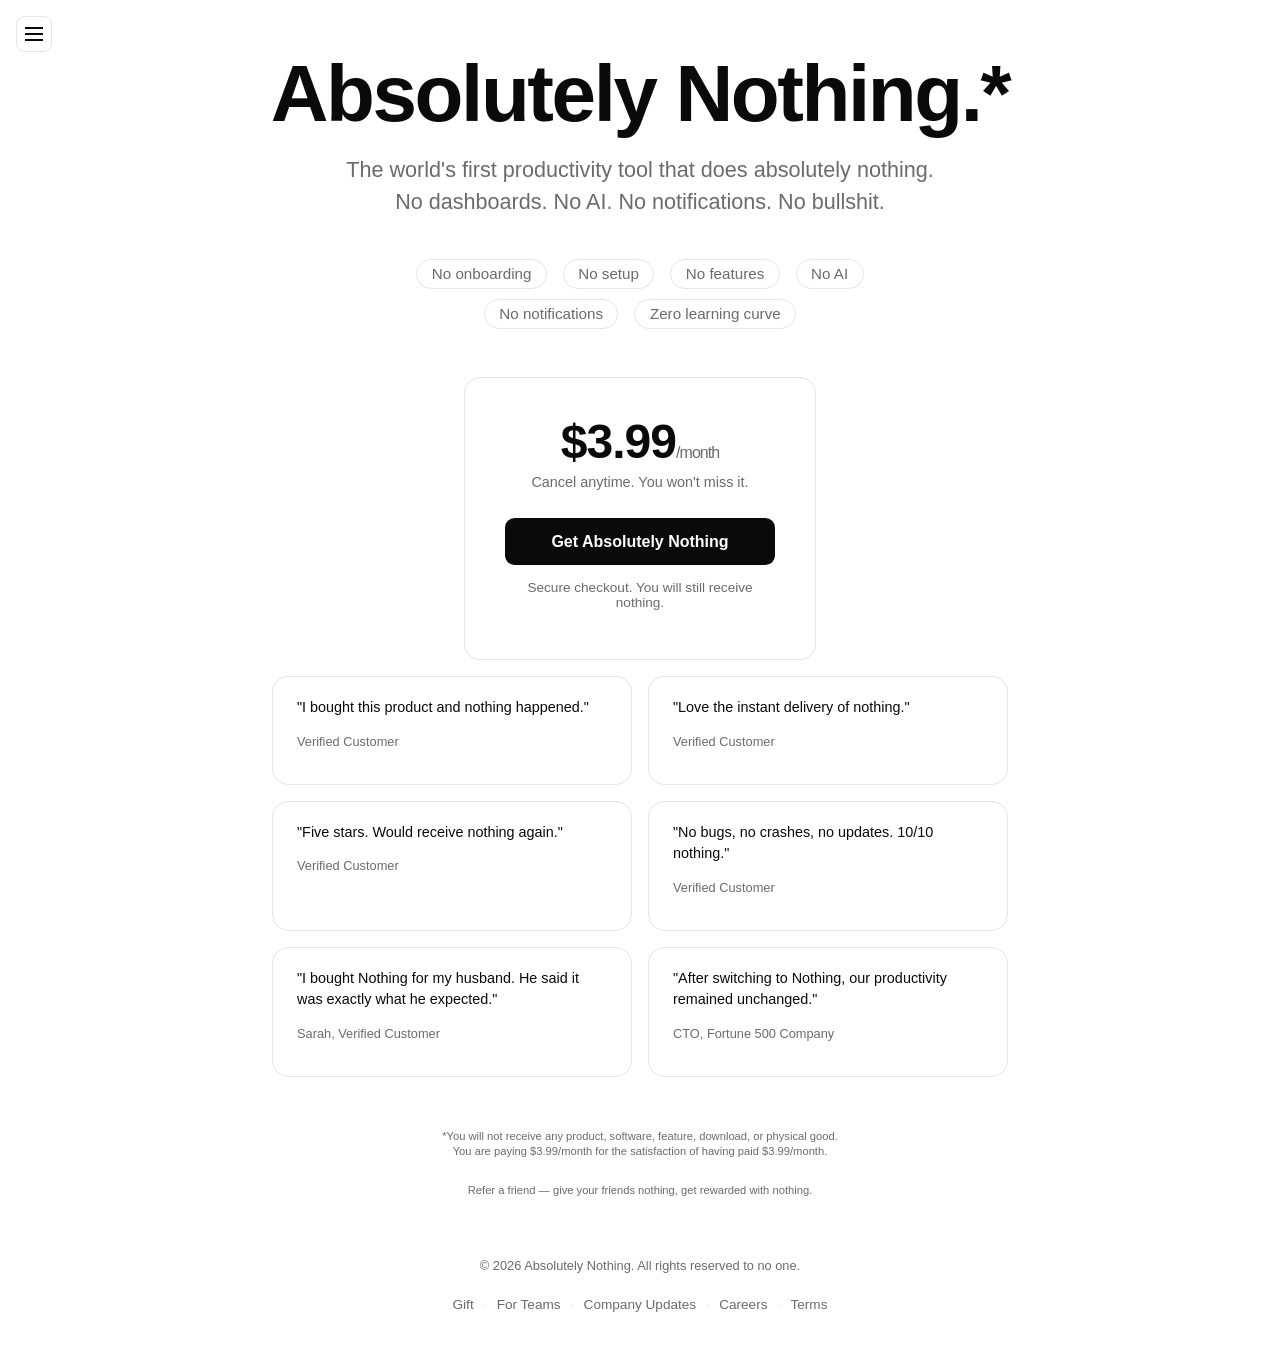
<file: index.html>
<!doctype html>
<html lang="en">
<head>
<meta charset="utf-8">
<meta name="viewport" content="width=device-width, initial-scale=1">
<title>Absolutely Nothing</title>
<meta name="description" content="The world's first productivity tool that does absolutely nothing. No dashboards. No AI. No notifications. No bullshit. $3.99/month.">
<link rel="stylesheet" href="assets/style.css">
</head>
<body>
    <button class="menu-btn" id="menu-btn" type="button" aria-expanded="false" aria-controls="site-menu" aria-label="Open menu">
    <span class="bar"></span><span class="bar"></span><span class="bar"></span>
  </button>

  <div class="menu-backdrop" id="menu-backdrop" hidden></div>
  <nav class="site-menu" id="site-menu" aria-label="Site menu" aria-hidden="true">
    <ul class="site-menu-list">
      <li><a href="gift.html">Gift</a></li>
      <li><a href="teams.html">For Teams</a></li>
      <li><a href="updates.html">Company Updates</a></li>
      <li><a href="careers.html">Careers</a></li>
    </ul>
  </nav>
  <h1>Absolutely Nothing.*</h1>
  <p class="tagline">
    The world's first productivity tool that does absolutely nothing.<br>
    No dashboards. No AI. No notifications. No bullshit.
  </p>
  <ul class="features">
    <li>No onboarding</li>
    <li>No setup</li>
    <li>No features</li>
    <li>No AI</li>
    <li>No notifications</li>
    <li>Zero learning curve</li>
  </ul>
  <div class="price-card">
    <p class="price">$3.99<span>/month</span></p>
    <p class="price-sub">Cancel anytime. You won't miss it.</p>
    <a class="cta" href="https://buy.stripe.com/7sYbJ186n8EK91beWa9k400?client_reference_id=ddtripp">Get Absolutely Nothing</a>
    <p class="status" id="status">Secure checkout. You will still receive nothing.</p>
  </div>

  <ul class="testimonials">
    <li>
      <p class="quote">"I bought this product and nothing happened."</p>
      <p class="attribution">Verified Customer</p>
    </li>
    <li>
      <p class="quote">"Love the instant delivery of nothing."</p>
      <p class="attribution">Verified Customer</p>
    </li>
    <li>
      <p class="quote">"Five stars. Would receive nothing again."</p>
      <p class="attribution">Verified Customer</p>
    </li>
    <li>
      <p class="quote">"No bugs, no crashes, no updates. 10/10 nothing."</p>
      <p class="attribution">Verified Customer</p>
    </li>
    <li>
      <p class="quote">"I bought Nothing for my husband. He said it was exactly what he expected."</p>
      <p class="attribution">Sarah, Verified Customer</p>
    </li>
    <li>
      <p class="quote">"After switching to Nothing, our productivity remained unchanged."</p>
      <p class="attribution">CTO, Fortune 500 Company</p>
    </li>
  </ul>

  <p class="footnote">*You will not receive any product, software, feature, download, or physical good. You are paying $3.99/month for the satisfaction of having paid $3.99/month.</p>
  <p class="footnote">Refer a friend — give your friends nothing, get rewarded with nothing.</p>
  <footer>
    © 2026 Absolutely Nothing. All rights reserved to no one.
    <nav class="site-nav">
      <a href="gift.html">Gift</a><span class="sep">·</span><a href="teams.html">For Teams</a><span class="sep">·</span><a href="updates.html">Company Updates</a><span class="sep">·</span><a href="careers.html">Careers</a><span class="sep">·</span><a href="terms.html">Terms</a>
    </nav>
  </footer>

  <script>
    (function () {
      var btn = document.getElementById('menu-btn');
      var backdrop = document.getElementById('menu-backdrop');
      var menu = document.getElementById('site-menu');
      var hideTimer;
      function openMenu() {
        clearTimeout(hideTimer);
        backdrop.hidden = false;
        requestAnimationFrame(function () {
          menu.classList.add('open');
          backdrop.classList.add('open');
        });
        btn.setAttribute('aria-expanded', 'true');
        menu.setAttribute('aria-hidden', 'false');
        document.body.style.overflow = 'hidden';
      }
      function closeMenu() {
        menu.classList.remove('open');
        backdrop.classList.remove('open');
        btn.setAttribute('aria-expanded', 'false');
        menu.setAttribute('aria-hidden', 'true');
        document.body.style.overflow = '';
        hideTimer = setTimeout(function () { backdrop.hidden = true; }, 250);
      }
      function toggleMenu() {
        if (menu.classList.contains('open')) closeMenu(); else openMenu();
      }
      btn.addEventListener('click', toggleMenu);
      backdrop.addEventListener('click', closeMenu);
      document.addEventListener('keydown', function (e) {
        if (e.key === 'Escape' && menu.classList.contains('open')) closeMenu();
      });
    })();
  </script>
  <script src="assets/ref.js"></script>
</body>
</html>
</file>
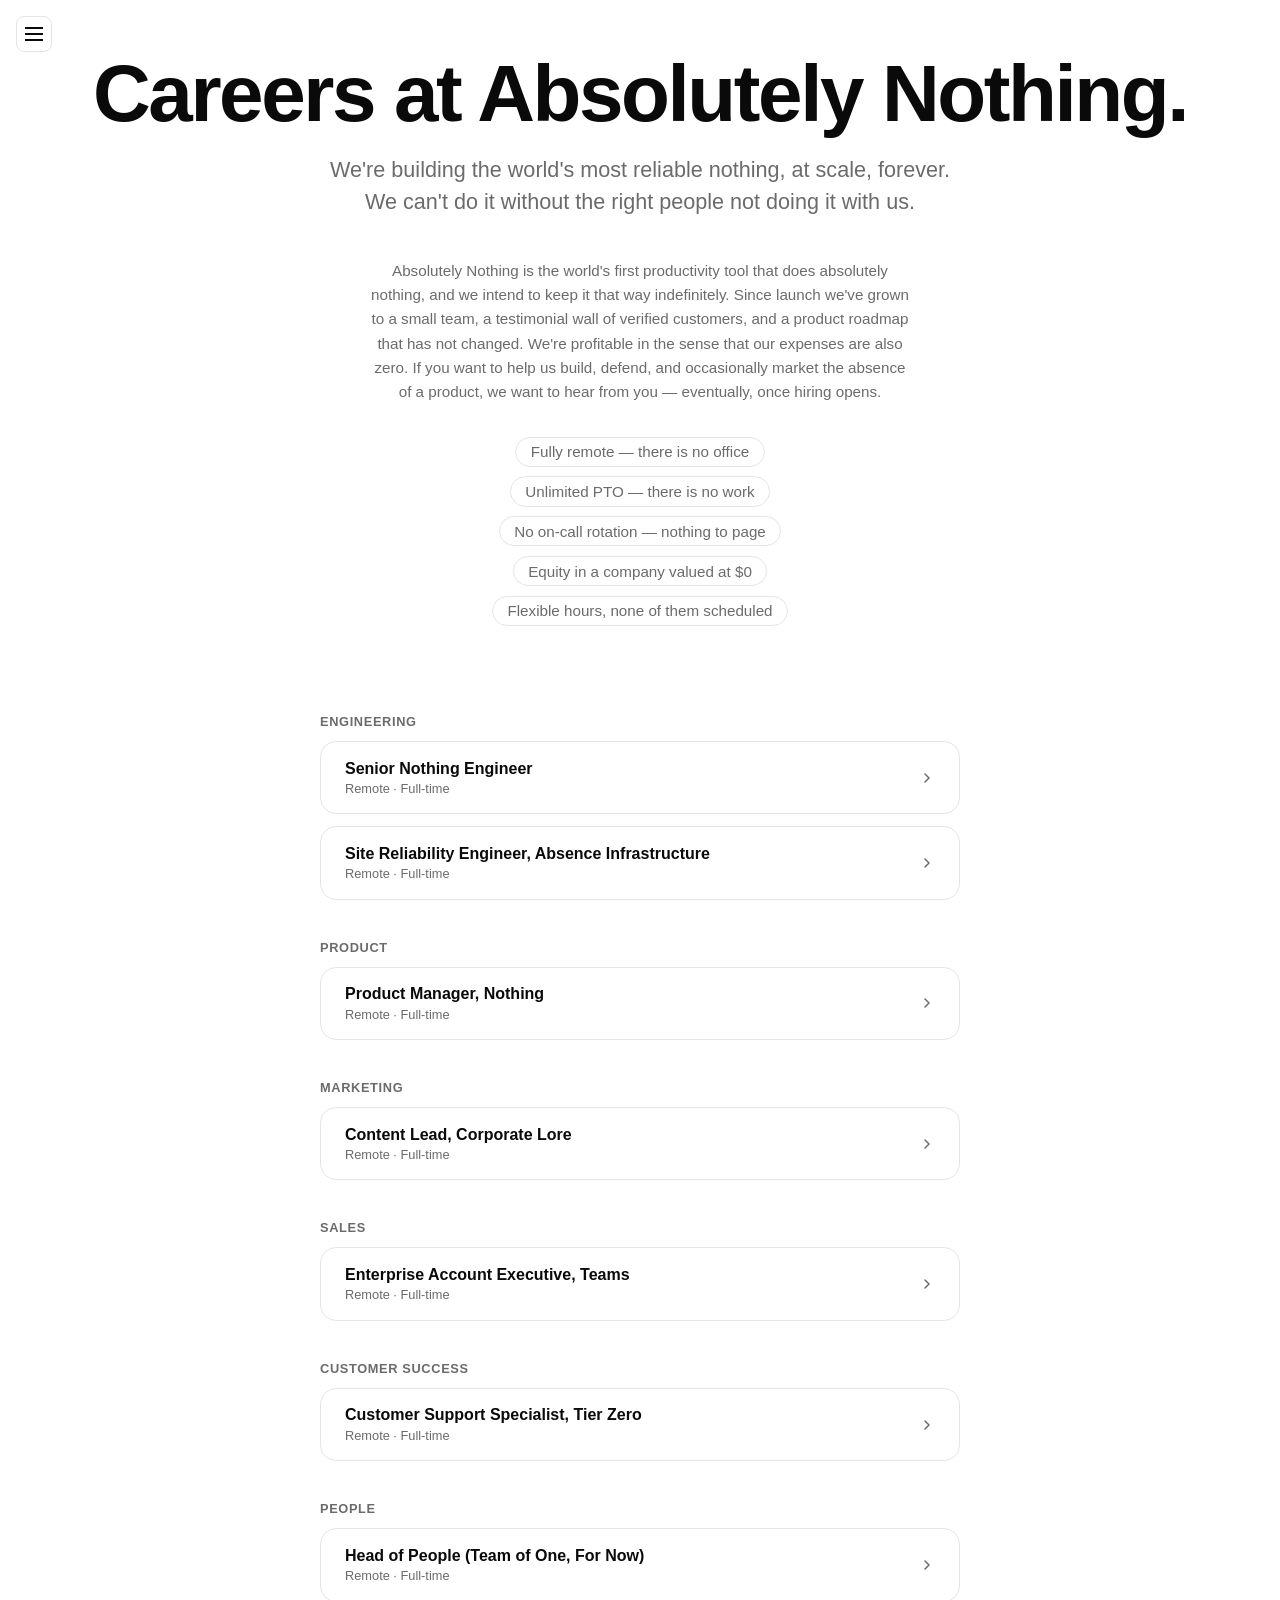
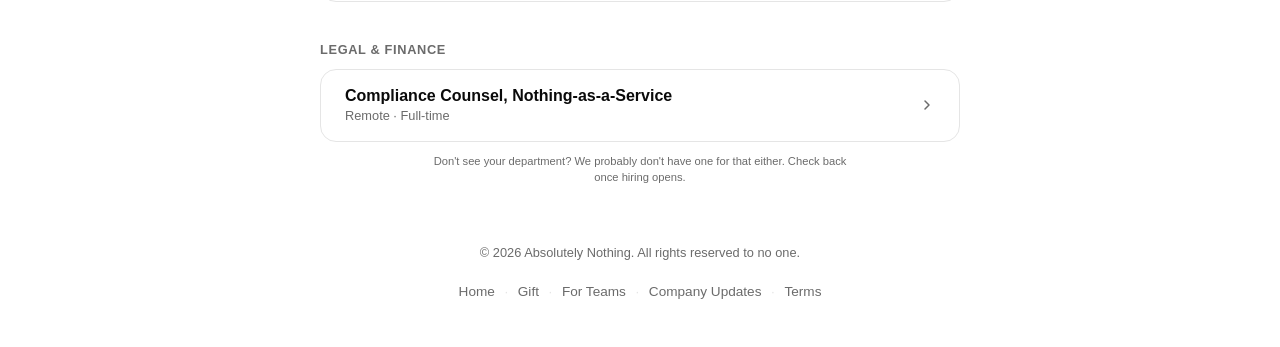
<file: careers.html>
<!doctype html>
<html lang="en">
<head>
<meta charset="utf-8">
<meta name="viewport" content="width=device-width, initial-scale=1">
<title>Careers at Absolutely Nothing</title>
<meta name="description" content="Open roles in Engineering, Product, Marketing, Sales, Customer Success, People, and Legal — building and maintaining the world's most reliable nothing.">
<link rel="stylesheet" href="assets/style.css">
</head>
<body>
    <button class="menu-btn" id="menu-btn" type="button" aria-expanded="false" aria-controls="site-menu" aria-label="Open menu">
    <span class="bar"></span><span class="bar"></span><span class="bar"></span>
  </button>

  <div class="menu-backdrop" id="menu-backdrop" hidden></div>
  <nav class="site-menu" id="site-menu" aria-label="Site menu" aria-hidden="true">
    <ul class="site-menu-list">
      <li><a href="index.html">Home</a></li>
      <li><a href="gift.html">Gift</a></li>
      <li><a href="teams.html">For Teams</a></li>
      <li><a href="updates.html">Company Updates</a></li>
    </ul>
  </nav>
  <h1>Careers at Absolutely Nothing.</h1>
  <p class="tagline">
    We're building the world's most reliable nothing, at scale, forever.<br>
    We can't do it without the right people not doing it with us.
  </p>

  <p class="about-copy">
    Absolutely Nothing is the world's first productivity tool that does
    absolutely nothing, and we intend to keep it that way indefinitely.
    Since launch we've grown to a small team, a testimonial wall of
    verified customers, and a product roadmap that has not changed. We're
    profitable in the sense that our expenses are also zero. If you want
    to help us build, defend, and occasionally market the absence of a
    product, we want to hear from you — eventually, once hiring opens.
  </p>

  <ul class="features">
    <li>Fully remote — there is no office</li>
    <li>Unlimited PTO — there is no work</li>
    <li>No on-call rotation — nothing to page</li>
    <li>Equity in a company valued at $0</li>
    <li>Flexible hours, none of them scheduled</li>
  </ul>

  <h2 class="dept-heading">Engineering</h2>
  <ul class="jobs">
    <li><a class="job" href="careers/senior-nothing-engineer.html">
      <span class="job-heading">
        <span class="job-title">Senior Nothing Engineer</span>
        <span class="job-meta">Remote · Full-time</span>
      </span>
      <svg class="chevron" width="16" height="16" viewBox="0 0 16 16" fill="none" aria-hidden="true"><path d="M6 4l4 4-4 4" stroke="currentColor" stroke-width="1.5" stroke-linecap="round" stroke-linejoin="round"/></svg>
    </a></li>
    <li><a class="job" href="careers/site-reliability-engineer.html">
      <span class="job-heading">
        <span class="job-title">Site Reliability Engineer, Absence Infrastructure</span>
        <span class="job-meta">Remote · Full-time</span>
      </span>
      <svg class="chevron" width="16" height="16" viewBox="0 0 16 16" fill="none" aria-hidden="true"><path d="M6 4l4 4-4 4" stroke="currentColor" stroke-width="1.5" stroke-linecap="round" stroke-linejoin="round"/></svg>
    </a></li>
  </ul>

  <h2 class="dept-heading">Product</h2>
  <ul class="jobs">
    <li><a class="job" href="careers/product-manager.html">
      <span class="job-heading">
        <span class="job-title">Product Manager, Nothing</span>
        <span class="job-meta">Remote · Full-time</span>
      </span>
      <svg class="chevron" width="16" height="16" viewBox="0 0 16 16" fill="none" aria-hidden="true"><path d="M6 4l4 4-4 4" stroke="currentColor" stroke-width="1.5" stroke-linecap="round" stroke-linejoin="round"/></svg>
    </a></li>
  </ul>

  <h2 class="dept-heading">Marketing</h2>
  <ul class="jobs">
    <li><a class="job" href="careers/content-lead.html">
      <span class="job-heading">
        <span class="job-title">Content Lead, Corporate Lore</span>
        <span class="job-meta">Remote · Full-time</span>
      </span>
      <svg class="chevron" width="16" height="16" viewBox="0 0 16 16" fill="none" aria-hidden="true"><path d="M6 4l4 4-4 4" stroke="currentColor" stroke-width="1.5" stroke-linecap="round" stroke-linejoin="round"/></svg>
    </a></li>
  </ul>

  <h2 class="dept-heading">Sales</h2>
  <ul class="jobs">
    <li><a class="job" href="careers/account-executive.html">
      <span class="job-heading">
        <span class="job-title">Enterprise Account Executive, Teams</span>
        <span class="job-meta">Remote · Full-time</span>
      </span>
      <svg class="chevron" width="16" height="16" viewBox="0 0 16 16" fill="none" aria-hidden="true"><path d="M6 4l4 4-4 4" stroke="currentColor" stroke-width="1.5" stroke-linecap="round" stroke-linejoin="round"/></svg>
    </a></li>
  </ul>

  <h2 class="dept-heading">Customer Success</h2>
  <ul class="jobs">
    <li><a class="job" href="careers/support-specialist.html">
      <span class="job-heading">
        <span class="job-title">Customer Support Specialist, Tier Zero</span>
        <span class="job-meta">Remote · Full-time</span>
      </span>
      <svg class="chevron" width="16" height="16" viewBox="0 0 16 16" fill="none" aria-hidden="true"><path d="M6 4l4 4-4 4" stroke="currentColor" stroke-width="1.5" stroke-linecap="round" stroke-linejoin="round"/></svg>
    </a></li>
  </ul>

  <h2 class="dept-heading">People</h2>
  <ul class="jobs">
    <li><a class="job" href="careers/head-of-people.html">
      <span class="job-heading">
        <span class="job-title">Head of People (Team of One, For Now)</span>
        <span class="job-meta">Remote · Full-time</span>
      </span>
      <svg class="chevron" width="16" height="16" viewBox="0 0 16 16" fill="none" aria-hidden="true"><path d="M6 4l4 4-4 4" stroke="currentColor" stroke-width="1.5" stroke-linecap="round" stroke-linejoin="round"/></svg>
    </a></li>
  </ul>

  <h2 class="dept-heading">Legal &amp; Finance</h2>
  <ul class="jobs">
    <li><a class="job" href="careers/compliance-counsel.html">
      <span class="job-heading">
        <span class="job-title">Compliance Counsel, Nothing-as-a-Service</span>
        <span class="job-meta">Remote · Full-time</span>
      </span>
      <svg class="chevron" width="16" height="16" viewBox="0 0 16 16" fill="none" aria-hidden="true"><path d="M6 4l4 4-4 4" stroke="currentColor" stroke-width="1.5" stroke-linecap="round" stroke-linejoin="round"/></svg>
    </a></li>
  </ul>

  <p class="footnote">Don't see your department? We probably don't have one for that either. Check back once hiring opens.</p>
  <footer>
    © 2026 Absolutely Nothing. All rights reserved to no one.
    <nav class="site-nav">
      <a href="index.html">Home</a><span class="sep">·</span><a href="gift.html">Gift</a><span class="sep">·</span><a href="teams.html">For Teams</a><span class="sep">·</span><a href="updates.html">Company Updates</a><span class="sep">·</span><a href="terms.html">Terms</a>
    </nav>
  </footer>
  <script>
    (function () {
      var btn = document.getElementById('menu-btn');
      var backdrop = document.getElementById('menu-backdrop');
      var menu = document.getElementById('site-menu');
      var hideTimer;
      function openMenu() {
        clearTimeout(hideTimer);
        backdrop.hidden = false;
        requestAnimationFrame(function () {
          menu.classList.add('open');
          backdrop.classList.add('open');
        });
        btn.setAttribute('aria-expanded', 'true');
        menu.setAttribute('aria-hidden', 'false');
        document.body.style.overflow = 'hidden';
      }
      function closeMenu() {
        menu.classList.remove('open');
        backdrop.classList.remove('open');
        btn.setAttribute('aria-expanded', 'false');
        menu.setAttribute('aria-hidden', 'true');
        document.body.style.overflow = '';
        hideTimer = setTimeout(function () { backdrop.hidden = true; }, 250);
      }
      function toggleMenu() {
        if (menu.classList.contains('open')) closeMenu(); else openMenu();
      }
      btn.addEventListener('click', toggleMenu);
      backdrop.addEventListener('click', closeMenu);
      document.addEventListener('keydown', function (e) {
        if (e.key === 'Escape' && menu.classList.contains('open')) closeMenu();
      });
    })();
  </script>
</body>
</html>
</file>
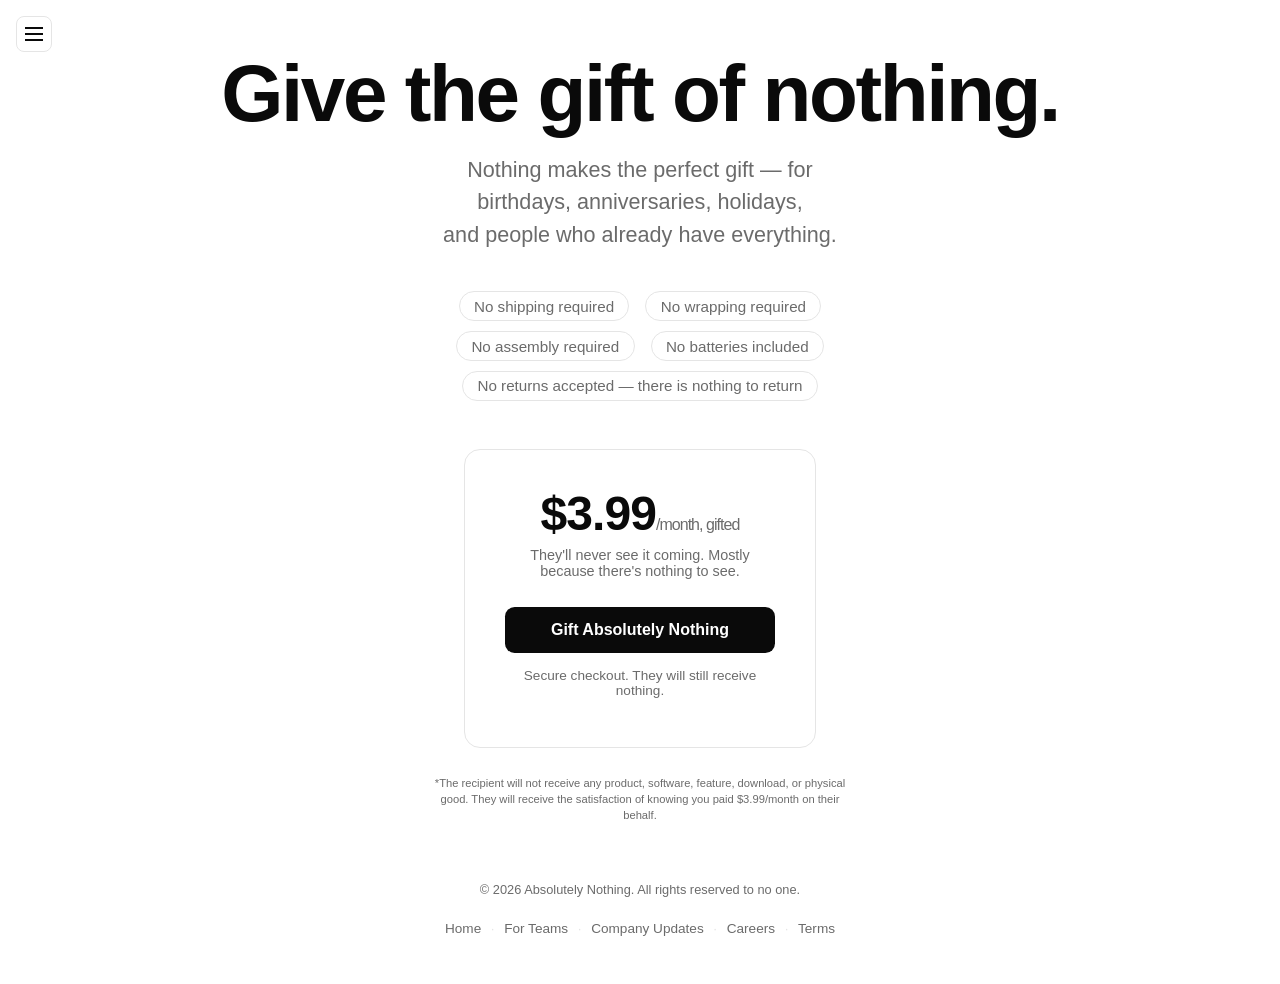
<file: gift.html>
<!doctype html>
<html lang="en">
<head>
<meta charset="utf-8">
<meta name="viewport" content="width=device-width, initial-scale=1">
<title>Give the Gift of Nothing</title>
<meta name="description" content="Nothing makes the perfect gift. No shipping, no wrapping, no assembly, no batteries, no returns.">
<link rel="stylesheet" href="assets/style.css">
</head>
<body>
    <button class="menu-btn" id="menu-btn" type="button" aria-expanded="false" aria-controls="site-menu" aria-label="Open menu">
    <span class="bar"></span><span class="bar"></span><span class="bar"></span>
  </button>

  <div class="menu-backdrop" id="menu-backdrop" hidden></div>
  <nav class="site-menu" id="site-menu" aria-label="Site menu" aria-hidden="true">
    <ul class="site-menu-list">
      <li><a href="index.html">Home</a></li>
      <li><a href="teams.html">For Teams</a></li>
      <li><a href="updates.html">Company Updates</a></li>
      <li><a href="careers.html">Careers</a></li>
    </ul>
  </nav>
  <h1>Give the gift of nothing.</h1>
  <p class="tagline">
    Nothing makes the perfect gift — for birthdays, anniversaries, holidays,<br>
    and people who already have everything.
  </p>
  <ul class="features">
    <li>No shipping required</li>
    <li>No wrapping required</li>
    <li>No assembly required</li>
    <li>No batteries included</li>
    <li>No returns accepted — there is nothing to return</li>
  </ul>
  <div class="price-card">
    <p class="price">$3.99<span>/month, gifted</span></p>
    <p class="price-sub">They'll never see it coming. Mostly because there's nothing to see.</p>
    <a class="cta" href="https://buy.stripe.com/7sYbJ186n8EK91beWa9k400?client_reference_id=ddtripp">Gift Absolutely Nothing</a>
    <p class="status" id="status">Secure checkout. They will still receive nothing.</p>
  </div>

  <p class="footnote">*The recipient will not receive any product, software, feature, download, or physical good. They will receive the satisfaction of knowing you paid $3.99/month on their behalf.</p>
  <footer>
    © 2026 Absolutely Nothing. All rights reserved to no one.
    <nav class="site-nav">
      <a href="index.html">Home</a><span class="sep">·</span><a href="teams.html">For Teams</a><span class="sep">·</span><a href="updates.html">Company Updates</a><span class="sep">·</span><a href="careers.html">Careers</a><span class="sep">·</span><a href="terms.html">Terms</a>
    </nav>
  </footer>

  <script>
    (function () {
      var btn = document.getElementById('menu-btn');
      var backdrop = document.getElementById('menu-backdrop');
      var menu = document.getElementById('site-menu');
      var hideTimer;
      function openMenu() {
        clearTimeout(hideTimer);
        backdrop.hidden = false;
        requestAnimationFrame(function () {
          menu.classList.add('open');
          backdrop.classList.add('open');
        });
        btn.setAttribute('aria-expanded', 'true');
        menu.setAttribute('aria-hidden', 'false');
        document.body.style.overflow = 'hidden';
      }
      function closeMenu() {
        menu.classList.remove('open');
        backdrop.classList.remove('open');
        btn.setAttribute('aria-expanded', 'false');
        menu.setAttribute('aria-hidden', 'true');
        document.body.style.overflow = '';
        hideTimer = setTimeout(function () { backdrop.hidden = true; }, 250);
      }
      function toggleMenu() {
        if (menu.classList.contains('open')) closeMenu(); else openMenu();
      }
      btn.addEventListener('click', toggleMenu);
      backdrop.addEventListener('click', closeMenu);
      document.addEventListener('keydown', function (e) {
        if (e.key === 'Escape' && menu.classList.contains('open')) closeMenu();
      });
    })();
  </script>
  <script src="assets/ref.js"></script>
</body>
</html>
</file>
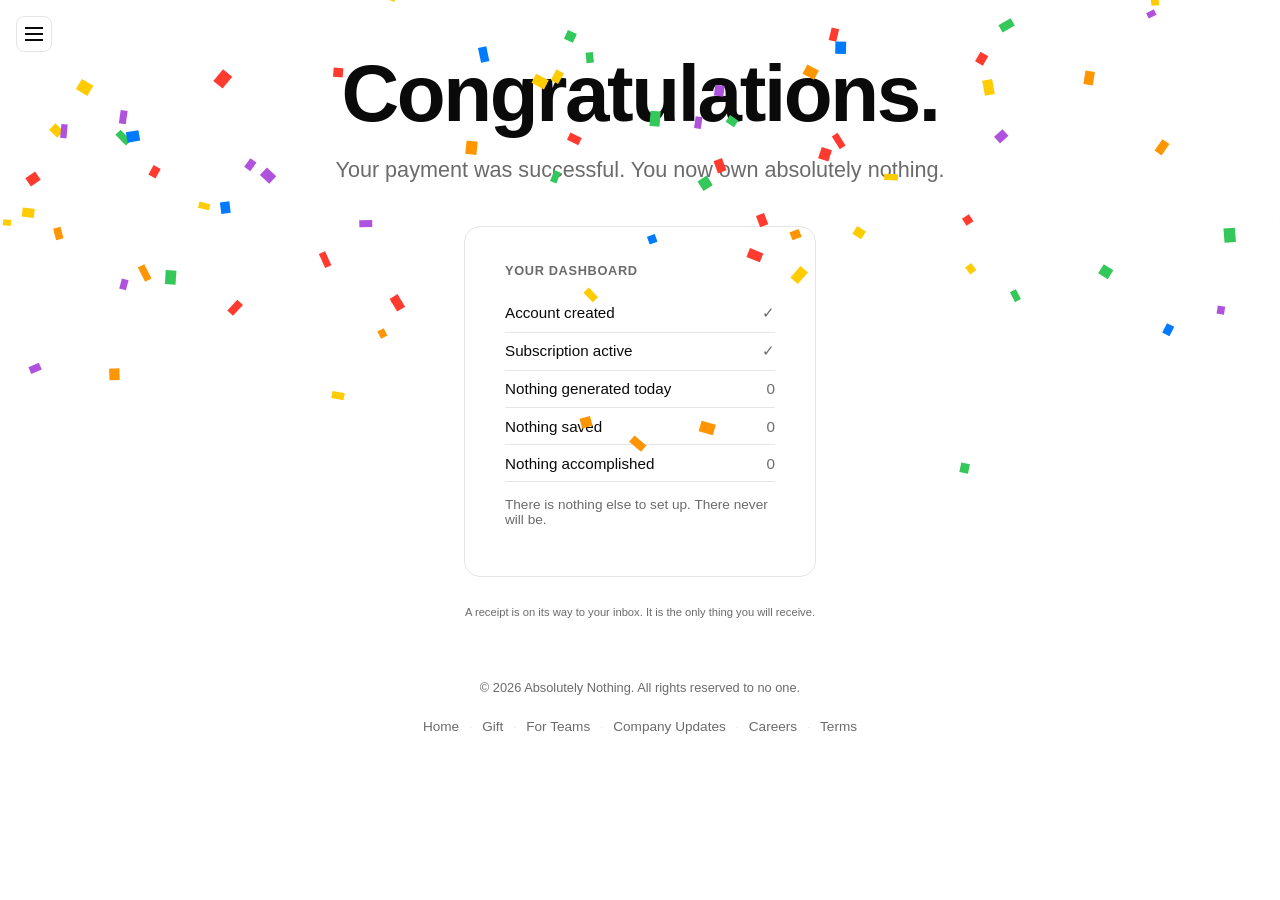
<file: success.html>
<!doctype html>
<html lang="en">
<head>
<meta charset="utf-8">
<meta name="viewport" content="width=device-width, initial-scale=1">
<title>Welcome to Nothing</title>
<meta name="robots" content="noindex">
<link rel="stylesheet" href="assets/style.css">
</head>
<body>
    <button class="menu-btn" id="menu-btn" type="button" aria-expanded="false" aria-controls="site-menu" aria-label="Open menu">
    <span class="bar"></span><span class="bar"></span><span class="bar"></span>
  </button>

  <div class="menu-backdrop" id="menu-backdrop" hidden></div>
  <nav class="site-menu" id="site-menu" aria-label="Site menu" aria-hidden="true">
    <ul class="site-menu-list">
      <li><a href="index.html">Home</a></li>
      <li><a href="gift.html">Gift</a></li>
      <li><a href="teams.html">For Teams</a></li>
      <li><a href="updates.html">Company Updates</a></li>
      <li><a href="careers.html">Careers</a></li>
    </ul>
  </nav>
  <canvas class="confetti" id="confetti" aria-hidden="true"></canvas>
  <h1>Congratulations.</h1>
  <p class="tagline">Your payment was successful. You now own absolutely nothing.</p>

  <div class="price-card dashboard">
    <h2>Your dashboard</h2>
    <ul>
      <li><span>Account created</span><span>✓</span></li>
      <li><span>Subscription active</span><span>✓</span></li>
      <li><span>Nothing generated today</span><span>0</span></li>
      <li><span>Nothing saved</span><span>0</span></li>
      <li><span>Nothing accomplished</span><span>0</span></li>
    </ul>
    <p class="status">There is nothing else to set up. There never will be.</p>
  </div>

  <p class="footnote">A receipt is on its way to your inbox. It is the only thing you will receive.</p>
  <footer>
    © 2026 Absolutely Nothing. All rights reserved to no one.
    <nav class="site-nav">
      <a href="index.html">Home</a><span class="sep">·</span><a href="gift.html">Gift</a><span class="sep">·</span><a href="teams.html">For Teams</a><span class="sep">·</span><a href="updates.html">Company Updates</a><span class="sep">·</span><a href="careers.html">Careers</a><span class="sep">·</span><a href="terms.html">Terms</a>
    </nav>
  </footer>

  <script>
    (function () {
      var btn = document.getElementById('menu-btn');
      var backdrop = document.getElementById('menu-backdrop');
      var menu = document.getElementById('site-menu');
      var hideTimer;
      function openMenu() {
        clearTimeout(hideTimer);
        backdrop.hidden = false;
        requestAnimationFrame(function () {
          menu.classList.add('open');
          backdrop.classList.add('open');
        });
        btn.setAttribute('aria-expanded', 'true');
        menu.setAttribute('aria-hidden', 'false');
        document.body.style.overflow = 'hidden';
      }
      function closeMenu() {
        menu.classList.remove('open');
        backdrop.classList.remove('open');
        btn.setAttribute('aria-expanded', 'false');
        menu.setAttribute('aria-hidden', 'true');
        document.body.style.overflow = '';
        hideTimer = setTimeout(function () { backdrop.hidden = true; }, 250);
      }
      function toggleMenu() {
        if (menu.classList.contains('open')) closeMenu(); else openMenu();
      }
      btn.addEventListener('click', toggleMenu);
      backdrop.addEventListener('click', closeMenu);
      document.addEventListener('keydown', function (e) {
        if (e.key === 'Escape' && menu.classList.contains('open')) closeMenu();
      });
    })();
  </script>
  <script>
    // Confetti: wildly out of proportion to a $3.99 purchase of nothing.
    (function () {
      if (matchMedia('(prefers-reduced-motion: reduce)').matches) return;
      var canvas = document.getElementById('confetti');
      var ctx = canvas.getContext('2d');
      var colors = ['#ff3b30', '#ff9500', '#ffcc00', '#34c759', '#007aff', '#af52de'];
      var pieces = [];
      canvas.width = innerWidth;
      canvas.height = innerHeight;
      for (var i = 0; i < 200; i++) {
        pieces.push({
          x: Math.random() * canvas.width,
          y: Math.random() * -canvas.height,
          w: 6 + Math.random() * 6,
          h: 8 + Math.random() * 8,
          vy: 3 + Math.random() * 5,
          vx: Math.random() * 2 - 1,
          r: Math.random() * Math.PI,
          vr: Math.random() * 0.2 - 0.1,
          c: colors[i % colors.length]
        });
      }
      var start = performance.now();
      function frame(now) {
        ctx.clearRect(0, 0, canvas.width, canvas.height);
        var falling = now - start < 3000;
        var visible = false;
        pieces.forEach(function (p) {
          p.x += p.vx;
          p.y += p.vy;
          p.r += p.vr;
          if (p.y > canvas.height && falling) p.y = -20;
          if (p.y < canvas.height) visible = true;
          ctx.save();
          ctx.translate(p.x, p.y);
          ctx.rotate(p.r);
          ctx.fillStyle = p.c;
          ctx.fillRect(-p.w / 2, -p.h / 2, p.w, p.h);
          ctx.restore();
        });
        if (visible && now - start < 7000) requestAnimationFrame(frame);
        else canvas.remove();
      }
      requestAnimationFrame(frame);
    })();
  </script>
</body>
</html>
</file>
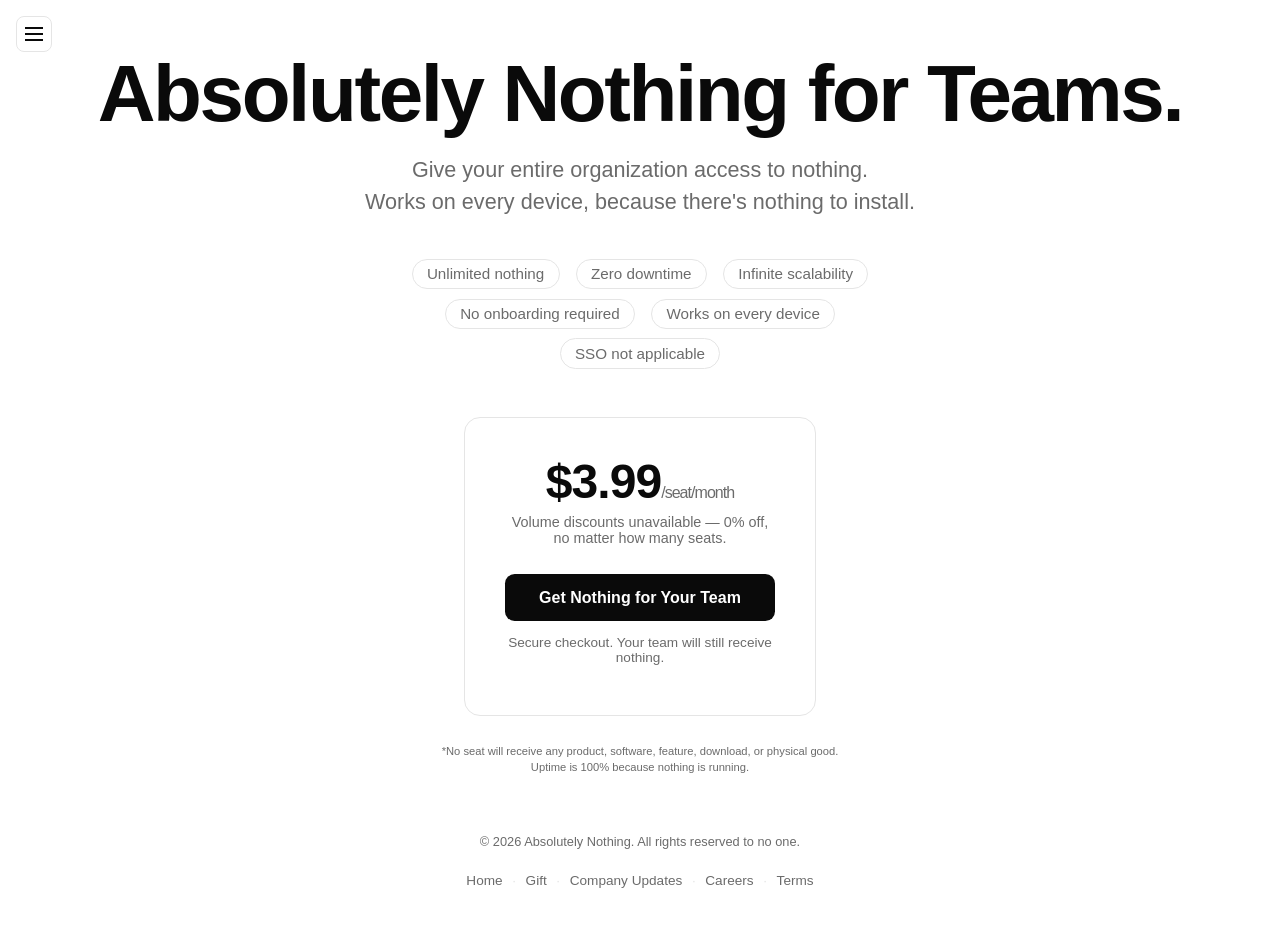
<file: teams.html>
<!doctype html>
<html lang="en">
<head>
<meta charset="utf-8">
<meta name="viewport" content="width=device-width, initial-scale=1">
<title>Absolutely Nothing for Teams</title>
<meta name="description" content="Give your entire organization access to nothing. Unlimited nothing, zero downtime, infinite scalability, no onboarding required.">
<link rel="stylesheet" href="assets/style.css">
</head>
<body>
    <button class="menu-btn" id="menu-btn" type="button" aria-expanded="false" aria-controls="site-menu" aria-label="Open menu">
    <span class="bar"></span><span class="bar"></span><span class="bar"></span>
  </button>

  <div class="menu-backdrop" id="menu-backdrop" hidden></div>
  <nav class="site-menu" id="site-menu" aria-label="Site menu" aria-hidden="true">
    <ul class="site-menu-list">
      <li><a href="index.html">Home</a></li>
      <li><a href="gift.html">Gift</a></li>
      <li><a href="updates.html">Company Updates</a></li>
      <li><a href="careers.html">Careers</a></li>
    </ul>
  </nav>
  <h1>Absolutely Nothing for Teams.</h1>
  <p class="tagline">
    Give your entire organization access to nothing.<br>
    Works on every device, because there's nothing to install.
  </p>
  <ul class="features">
    <li>Unlimited nothing</li>
    <li>Zero downtime</li>
    <li>Infinite scalability</li>
    <li>No onboarding required</li>
    <li>Works on every device</li>
    <li>SSO not applicable</li>
  </ul>
  <div class="price-card">
    <p class="price">$3.99<span>/seat/month</span></p>
    <p class="price-sub">Volume discounts unavailable — 0% off, no matter how many seats.</p>
    <a class="cta" href="https://buy.stripe.com/7sYbJ186n8EK91beWa9k400?client_reference_id=ddtripp">Get Nothing for Your Team</a>
    <p class="status" id="status">Secure checkout. Your team will still receive nothing.</p>
  </div>

  <p class="footnote">*No seat will receive any product, software, feature, download, or physical good. Uptime is 100% because nothing is running.</p>
  <footer>
    © 2026 Absolutely Nothing. All rights reserved to no one.
    <nav class="site-nav">
      <a href="index.html">Home</a><span class="sep">·</span><a href="gift.html">Gift</a><span class="sep">·</span><a href="updates.html">Company Updates</a><span class="sep">·</span><a href="careers.html">Careers</a><span class="sep">·</span><a href="terms.html">Terms</a>
    </nav>
  </footer>

  <script>
    (function () {
      var btn = document.getElementById('menu-btn');
      var backdrop = document.getElementById('menu-backdrop');
      var menu = document.getElementById('site-menu');
      var hideTimer;
      function openMenu() {
        clearTimeout(hideTimer);
        backdrop.hidden = false;
        requestAnimationFrame(function () {
          menu.classList.add('open');
          backdrop.classList.add('open');
        });
        btn.setAttribute('aria-expanded', 'true');
        menu.setAttribute('aria-hidden', 'false');
        document.body.style.overflow = 'hidden';
      }
      function closeMenu() {
        menu.classList.remove('open');
        backdrop.classList.remove('open');
        btn.setAttribute('aria-expanded', 'false');
        menu.setAttribute('aria-hidden', 'true');
        document.body.style.overflow = '';
        hideTimer = setTimeout(function () { backdrop.hidden = true; }, 250);
      }
      function toggleMenu() {
        if (menu.classList.contains('open')) closeMenu(); else openMenu();
      }
      btn.addEventListener('click', toggleMenu);
      backdrop.addEventListener('click', closeMenu);
      document.addEventListener('keydown', function (e) {
        if (e.key === 'Escape' && menu.classList.contains('open')) closeMenu();
      });
    })();
  </script>
  <script src="assets/ref.js"></script>
</body>
</html>
</file>
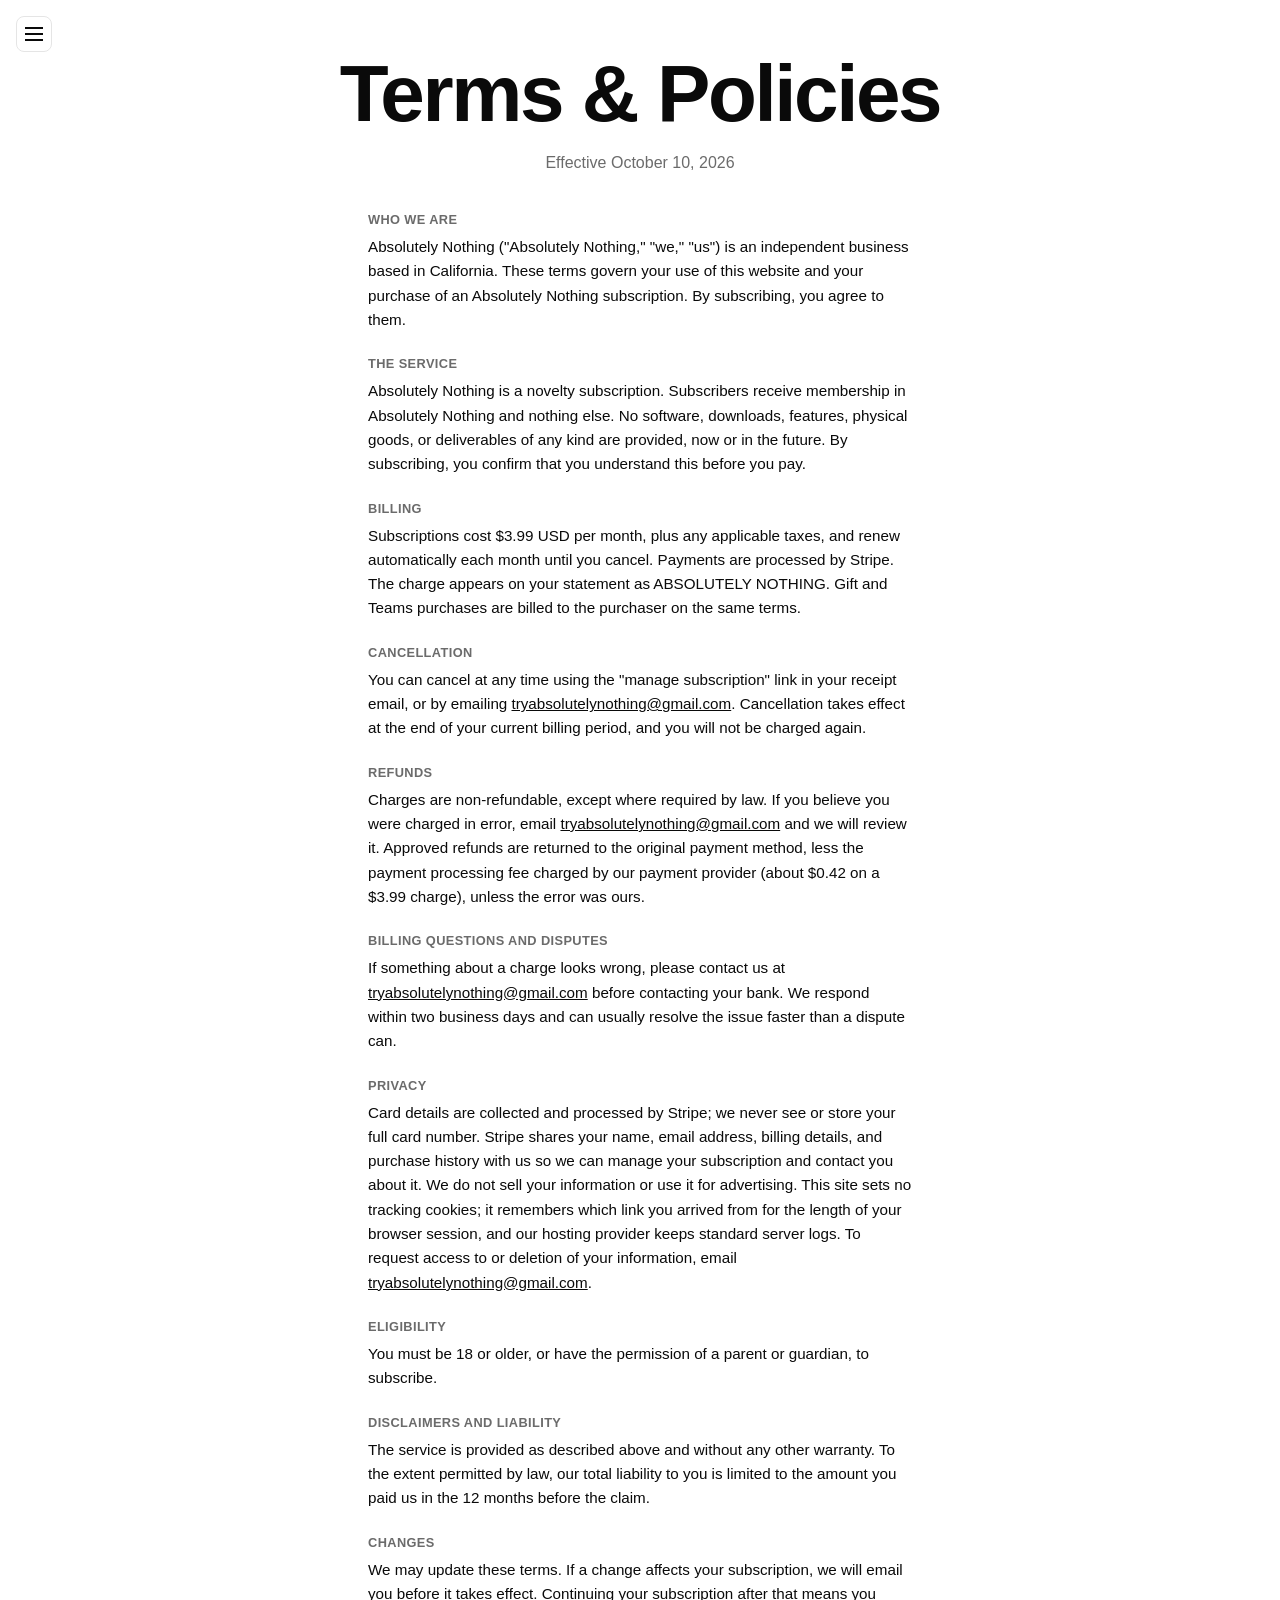
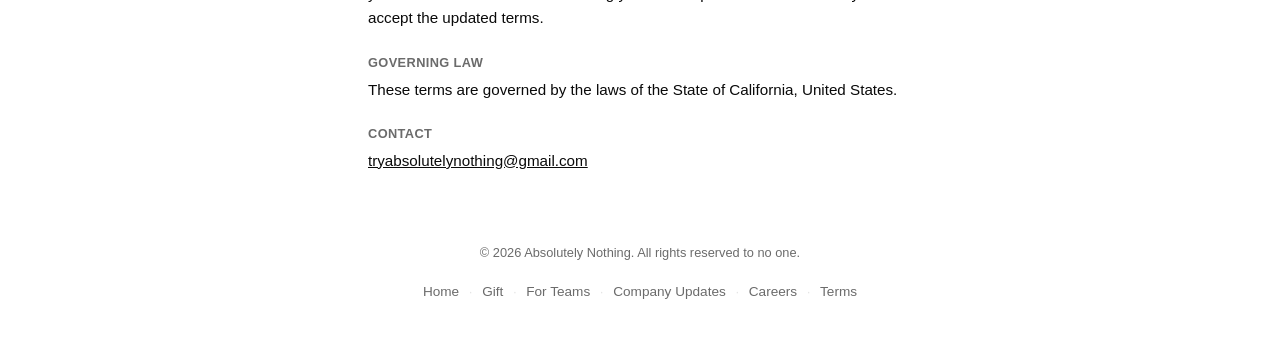
<file: terms.html>
<!doctype html>
<html lang="en">
<head>
<meta charset="utf-8">
<meta name="viewport" content="width=device-width, initial-scale=1">
<title>Terms &amp; Policies — Absolutely Nothing</title>
<meta name="description" content="Terms of service, billing, cancellation, refund, and privacy policies for Absolutely Nothing.">
<link rel="stylesheet" href="assets/style.css">
</head>
<body>
    <button class="menu-btn" id="menu-btn" type="button" aria-expanded="false" aria-controls="site-menu" aria-label="Open menu">
    <span class="bar"></span><span class="bar"></span><span class="bar"></span>
  </button>

  <div class="menu-backdrop" id="menu-backdrop" hidden></div>
  <nav class="site-menu" id="site-menu" aria-label="Site menu" aria-hidden="true">
    <ul class="site-menu-list">
      <li><a href="index.html">Home</a></li>
      <li><a href="gift.html">Gift</a></li>
      <li><a href="teams.html">For Teams</a></li>
      <li><a href="updates.html">Company Updates</a></li>
      <li><a href="careers.html">Careers</a></li>
    </ul>
  </nav>
  <h1>Terms &amp; Policies</h1>
  <p class="job-meta-line">Effective October 10, 2026</p>

  <div class="job-detail">
    <h3>Who we are</h3>
    <p>Absolutely Nothing ("Absolutely Nothing," "we," "us") is an independent business based in California. These terms govern your use of this website and your purchase of an Absolutely Nothing subscription. By subscribing, you agree to them.</p>

    <h3>The service</h3>
    <p>Absolutely Nothing is a novelty subscription. Subscribers receive membership in Absolutely Nothing and nothing else. No software, downloads, features, physical goods, or deliverables of any kind are provided, now or in the future. By subscribing, you confirm that you understand this before you pay.</p>

    <h3>Billing</h3>
    <p>Subscriptions cost $3.99 USD per month, plus any applicable taxes, and renew automatically each month until you cancel. Payments are processed by Stripe. The charge appears on your statement as ABSOLUTELY NOTHING. Gift and Teams purchases are billed to the purchaser on the same terms.</p>

    <h3>Cancellation</h3>
    <p>You can cancel at any time using the "manage subscription" link in your receipt email, or by emailing <a href="mailto:tryabsolutelynothing@gmail.com">tryabsolutelynothing@gmail.com</a>. Cancellation takes effect at the end of your current billing period, and you will not be charged again.</p>

    <h3>Refunds</h3>
    <p>Charges are non-refundable, except where required by law. If you believe you were charged in error, email <a href="mailto:tryabsolutelynothing@gmail.com">tryabsolutelynothing@gmail.com</a> and we will review it. Approved refunds are returned to the original payment method, less the payment processing fee charged by our payment provider (about $0.42 on a $3.99 charge), unless the error was ours.</p>

    <h3>Billing questions and disputes</h3>
    <p>If something about a charge looks wrong, please contact us at <a href="mailto:tryabsolutelynothing@gmail.com">tryabsolutelynothing@gmail.com</a> before contacting your bank. We respond within two business days and can usually resolve the issue faster than a dispute can.</p>

    <h3>Privacy</h3>
    <p>Card details are collected and processed by Stripe; we never see or store your full card number. Stripe shares your name, email address, billing details, and purchase history with us so we can manage your subscription and contact you about it. We do not sell your information or use it for advertising. This site sets no tracking cookies; it remembers which link you arrived from for the length of your browser session, and our hosting provider keeps standard server logs. To request access to or deletion of your information, email <a href="mailto:tryabsolutelynothing@gmail.com">tryabsolutelynothing@gmail.com</a>.</p>

    <h3>Eligibility</h3>
    <p>You must be 18 or older, or have the permission of a parent or guardian, to subscribe.</p>

    <h3>Disclaimers and liability</h3>
    <p>The service is provided as described above and without any other warranty. To the extent permitted by law, our total liability to you is limited to the amount you paid us in the 12 months before the claim.</p>

    <h3>Changes</h3>
    <p>We may update these terms. If a change affects your subscription, we will email you before it takes effect. Continuing your subscription after that means you accept the updated terms.</p>

    <h3>Governing law</h3>
    <p>These terms are governed by the laws of the State of California, United States.</p>

    <h3>Contact</h3>
    <p><a href="mailto:tryabsolutelynothing@gmail.com">tryabsolutelynothing@gmail.com</a></p>
  </div>

  <footer>
    © 2026 Absolutely Nothing. All rights reserved to no one.
    <nav class="site-nav">
      <a href="index.html">Home</a><span class="sep">·</span><a href="gift.html">Gift</a><span class="sep">·</span><a href="teams.html">For Teams</a><span class="sep">·</span><a href="updates.html">Company Updates</a><span class="sep">·</span><a href="careers.html">Careers</a><span class="sep">·</span><a href="terms.html">Terms</a>
    </nav>
  </footer>

  <script>
    (function () {
      var btn = document.getElementById('menu-btn');
      var backdrop = document.getElementById('menu-backdrop');
      var menu = document.getElementById('site-menu');
      var hideTimer;
      function openMenu() {
        clearTimeout(hideTimer);
        backdrop.hidden = false;
        requestAnimationFrame(function () {
          menu.classList.add('open');
          backdrop.classList.add('open');
        });
        btn.setAttribute('aria-expanded', 'true');
        menu.setAttribute('aria-hidden', 'false');
        document.body.style.overflow = 'hidden';
      }
      function closeMenu() {
        menu.classList.remove('open');
        backdrop.classList.remove('open');
        btn.setAttribute('aria-expanded', 'false');
        menu.setAttribute('aria-hidden', 'true');
        document.body.style.overflow = '';
        hideTimer = setTimeout(function () { backdrop.hidden = true; }, 250);
      }
      function toggleMenu() {
        if (menu.classList.contains('open')) closeMenu(); else openMenu();
      }
      btn.addEventListener('click', toggleMenu);
      backdrop.addEventListener('click', closeMenu);
      document.addEventListener('keydown', function (e) {
        if (e.key === 'Escape' && menu.classList.contains('open')) closeMenu();
      });
    })();
  </script>
</body>
</html>
</file>
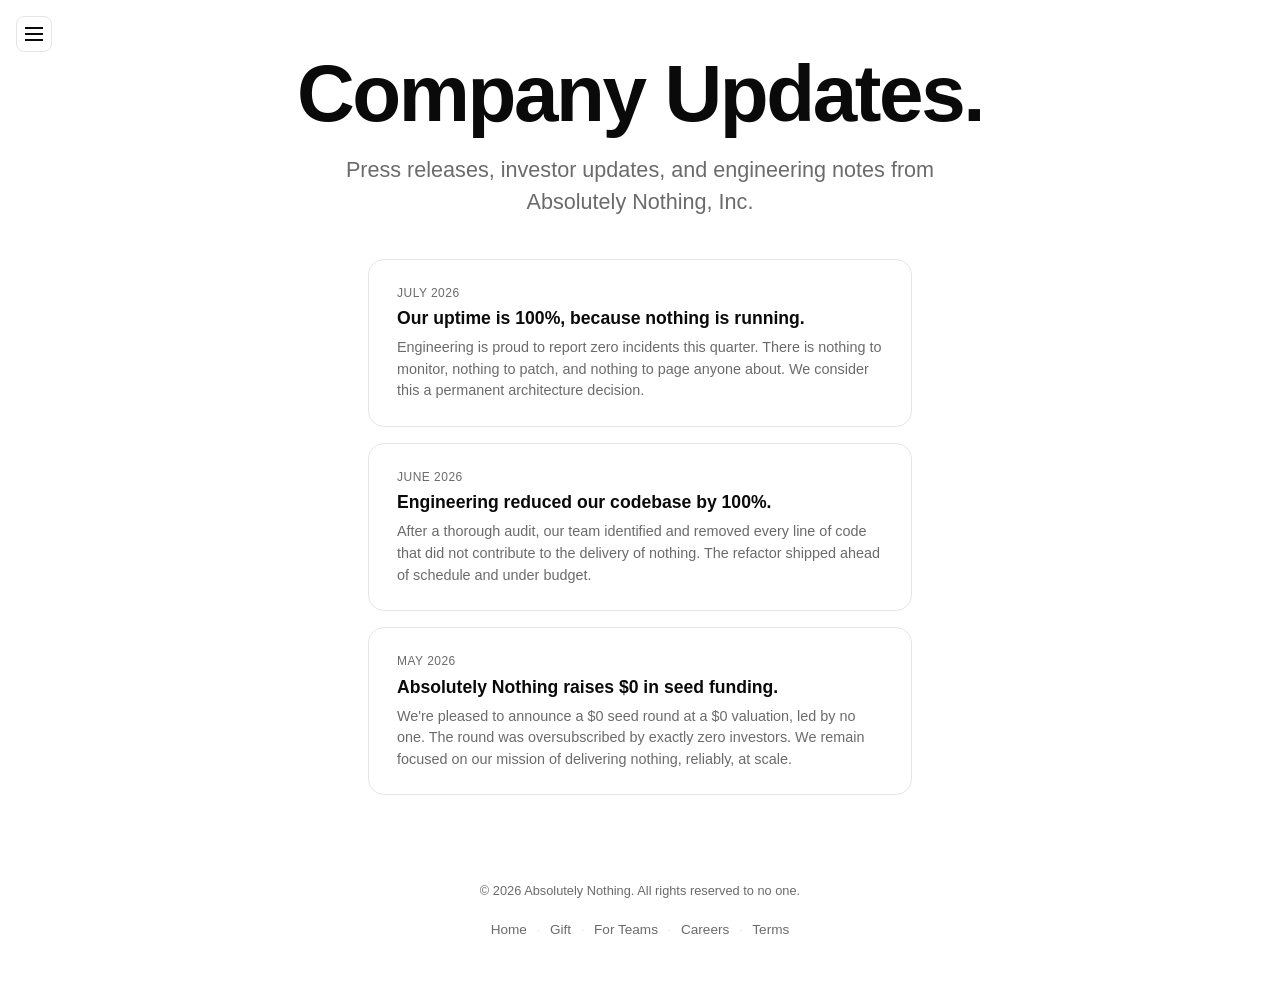
<file: updates.html>
<!doctype html>
<html lang="en">
<head>
<meta charset="utf-8">
<meta name="viewport" content="width=device-width, initial-scale=1">
<title>Company Updates — Absolutely Nothing</title>
<meta name="description" content="Press releases, investor updates, and engineering notes from Absolutely Nothing, Inc.">
<link rel="stylesheet" href="assets/style.css">
</head>
<body>
    <button class="menu-btn" id="menu-btn" type="button" aria-expanded="false" aria-controls="site-menu" aria-label="Open menu">
    <span class="bar"></span><span class="bar"></span><span class="bar"></span>
  </button>

  <div class="menu-backdrop" id="menu-backdrop" hidden></div>
  <nav class="site-menu" id="site-menu" aria-label="Site menu" aria-hidden="true">
    <ul class="site-menu-list">
      <li><a href="index.html">Home</a></li>
      <li><a href="gift.html">Gift</a></li>
      <li><a href="teams.html">For Teams</a></li>
      <li><a href="careers.html">Careers</a></li>
    </ul>
  </nav>
  <h1>Company Updates.</h1>
  <p class="tagline">
    Press releases, investor updates, and engineering notes from<br>
    Absolutely Nothing, Inc.
  </p>

  <ul class="updates">
    <li>
      <p class="date">July 2026</p>
      <h2>Our uptime is 100%, because nothing is running.</h2>
      <p>Engineering is proud to report zero incidents this quarter. There is nothing to monitor, nothing to patch, and nothing to page anyone about. We consider this a permanent architecture decision.</p>
    </li>
    <li>
      <p class="date">June 2026</p>
      <h2>Engineering reduced our codebase by 100%.</h2>
      <p>After a thorough audit, our team identified and removed every line of code that did not contribute to the delivery of nothing. The refactor shipped ahead of schedule and under budget.</p>
    </li>
    <li>
      <p class="date">May 2026</p>
      <h2>Absolutely Nothing raises $0 in seed funding.</h2>
      <p>We're pleased to announce a $0 seed round at a $0 valuation, led by no one. The round was oversubscribed by exactly zero investors. We remain focused on our mission of delivering nothing, reliably, at scale.</p>
    </li>
  </ul>

  <footer>
    © 2026 Absolutely Nothing. All rights reserved to no one.
    <nav class="site-nav">
      <a href="index.html">Home</a><span class="sep">·</span><a href="gift.html">Gift</a><span class="sep">·</span><a href="teams.html">For Teams</a><span class="sep">·</span><a href="careers.html">Careers</a><span class="sep">·</span><a href="terms.html">Terms</a>
    </nav>
  </footer>
  <script>
    (function () {
      var btn = document.getElementById('menu-btn');
      var backdrop = document.getElementById('menu-backdrop');
      var menu = document.getElementById('site-menu');
      var hideTimer;
      function openMenu() {
        clearTimeout(hideTimer);
        backdrop.hidden = false;
        requestAnimationFrame(function () {
          menu.classList.add('open');
          backdrop.classList.add('open');
        });
        btn.setAttribute('aria-expanded', 'true');
        menu.setAttribute('aria-hidden', 'false');
        document.body.style.overflow = 'hidden';
      }
      function closeMenu() {
        menu.classList.remove('open');
        backdrop.classList.remove('open');
        btn.setAttribute('aria-expanded', 'false');
        menu.setAttribute('aria-hidden', 'true');
        document.body.style.overflow = '';
        hideTimer = setTimeout(function () { backdrop.hidden = true; }, 250);
      }
      function toggleMenu() {
        if (menu.classList.contains('open')) closeMenu(); else openMenu();
      }
      btn.addEventListener('click', toggleMenu);
      backdrop.addEventListener('click', closeMenu);
      document.addEventListener('keydown', function (e) {
        if (e.key === 'Escape' && menu.classList.contains('open')) closeMenu();
      });
    })();
  </script>
</body>
</html>
</file>
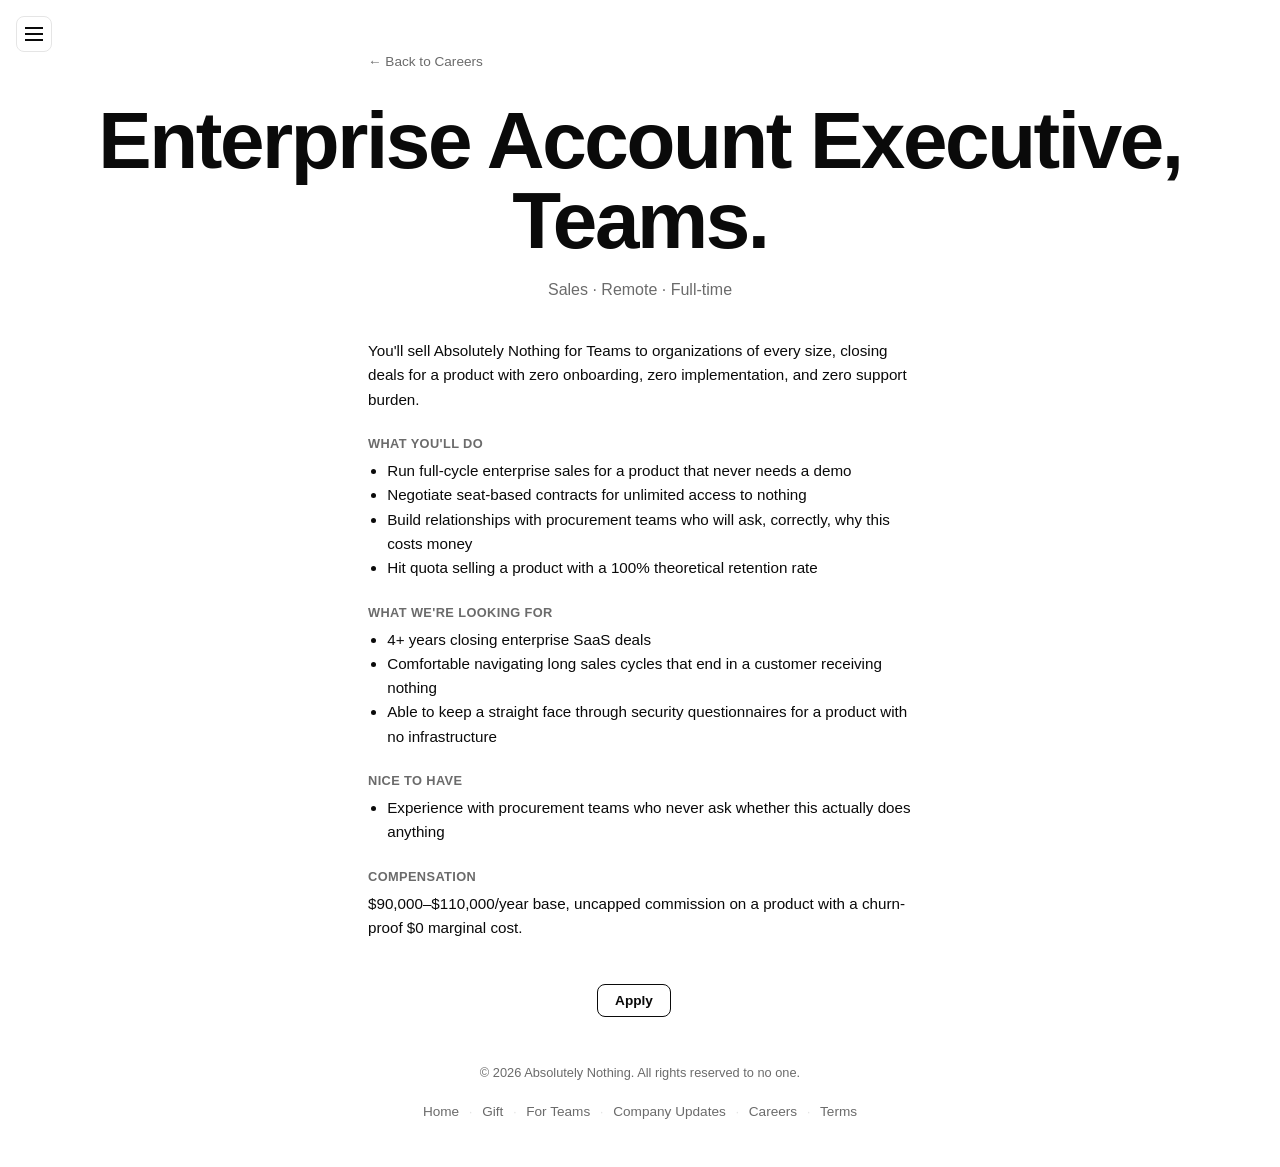
<file: careers/account-executive.html>
<!doctype html>
<html lang="en">
<head>
<meta charset="utf-8">
<meta name="viewport" content="width=device-width, initial-scale=1">
<title>Enterprise Account Executive, Teams — Careers at Absolutely Nothing</title>
<meta name="description" content="Close enterprise deals for a product with zero onboarding, zero implementation, and zero support burden.">
<link rel="stylesheet" href="../assets/style.css">
</head>
<body>
    <button class="menu-btn" id="menu-btn" type="button" aria-expanded="false" aria-controls="site-menu" aria-label="Open menu">
    <span class="bar"></span><span class="bar"></span><span class="bar"></span>
  </button>

  <div class="menu-backdrop" id="menu-backdrop" hidden></div>
  <nav class="site-menu" id="site-menu" aria-label="Site menu" aria-hidden="true">
    <ul class="site-menu-list">
      <li><a href="../index.html">Home</a></li>
      <li><a href="../gift.html">Gift</a></li>
      <li><a href="../teams.html">For Teams</a></li>
      <li><a href="../updates.html">Company Updates</a></li>
      <li><a href="../careers.html">Careers</a></li>
    </ul>
  </nav>
  <a class="back-link" href="../careers.html">&larr; Back to Careers</a>
  <h1>Enterprise Account Executive, Teams.</h1>
  <p class="job-meta-line">Sales &middot; Remote &middot; Full-time</p>

  <div class="job-detail">
    <p>You'll sell Absolutely Nothing for Teams to organizations of every size, closing deals for a product with zero onboarding, zero implementation, and zero support burden.</p>
    <h3>What you'll do</h3>
    <ul>
      <li>Run full-cycle enterprise sales for a product that never needs a demo</li>
      <li>Negotiate seat-based contracts for unlimited access to nothing</li>
      <li>Build relationships with procurement teams who will ask, correctly, why this costs money</li>
      <li>Hit quota selling a product with a 100% theoretical retention rate</li>
    </ul>
    <h3>What we're looking for</h3>
    <ul>
      <li>4+ years closing enterprise SaaS deals</li>
      <li>Comfortable navigating long sales cycles that end in a customer receiving nothing</li>
      <li>Able to keep a straight face through security questionnaires for a product with no infrastructure</li>
    </ul>
    <h3>Nice to have</h3>
    <ul>
      <li>Experience with procurement teams who never ask whether this actually does anything</li>
    </ul>
    <h3>Compensation</h3>
    <p>$90,000&ndash;$110,000/year base, uncapped commission on a product with a churn-proof $0 marginal cost.</p>
  </div>

  <div class="apply-row">
    <button class="apply" id="apply">Apply</button>
    <span class="apply-status" id="apply-status"></span>
  </div>

  <footer>
    &copy; 2026 Absolutely Nothing. All rights reserved to no one.
    <nav class="site-nav">
      <a href="../index.html">Home</a><span class="sep">&middot;</span><a href="../gift.html">Gift</a><span class="sep">&middot;</span><a href="../teams.html">For Teams</a><span class="sep">&middot;</span><a href="../updates.html">Company Updates</a><span class="sep">&middot;</span><a href="../careers.html">Careers</a><span class="sep">·</span><a href="../terms.html">Terms</a>
    </nav>
  </footer>

  <script>
    document.getElementById('apply').addEventListener('click', function () {
      document.getElementById('apply-status').textContent = "Applications aren't open yet. When they are, you still won't hear back.";
    });
  </script>
  <script>
    (function () {
      var btn = document.getElementById('menu-btn');
      var backdrop = document.getElementById('menu-backdrop');
      var menu = document.getElementById('site-menu');
      var hideTimer;
      function openMenu() {
        clearTimeout(hideTimer);
        backdrop.hidden = false;
        requestAnimationFrame(function () {
          menu.classList.add('open');
          backdrop.classList.add('open');
        });
        btn.setAttribute('aria-expanded', 'true');
        menu.setAttribute('aria-hidden', 'false');
        document.body.style.overflow = 'hidden';
      }
      function closeMenu() {
        menu.classList.remove('open');
        backdrop.classList.remove('open');
        btn.setAttribute('aria-expanded', 'false');
        menu.setAttribute('aria-hidden', 'true');
        document.body.style.overflow = '';
        hideTimer = setTimeout(function () { backdrop.hidden = true; }, 250);
      }
      function toggleMenu() {
        if (menu.classList.contains('open')) closeMenu(); else openMenu();
      }
      btn.addEventListener('click', toggleMenu);
      backdrop.addEventListener('click', closeMenu);
      document.addEventListener('keydown', function (e) {
        if (e.key === 'Escape' && menu.classList.contains('open')) closeMenu();
      });
    })();
  </script>
</body>
</html>
</file>
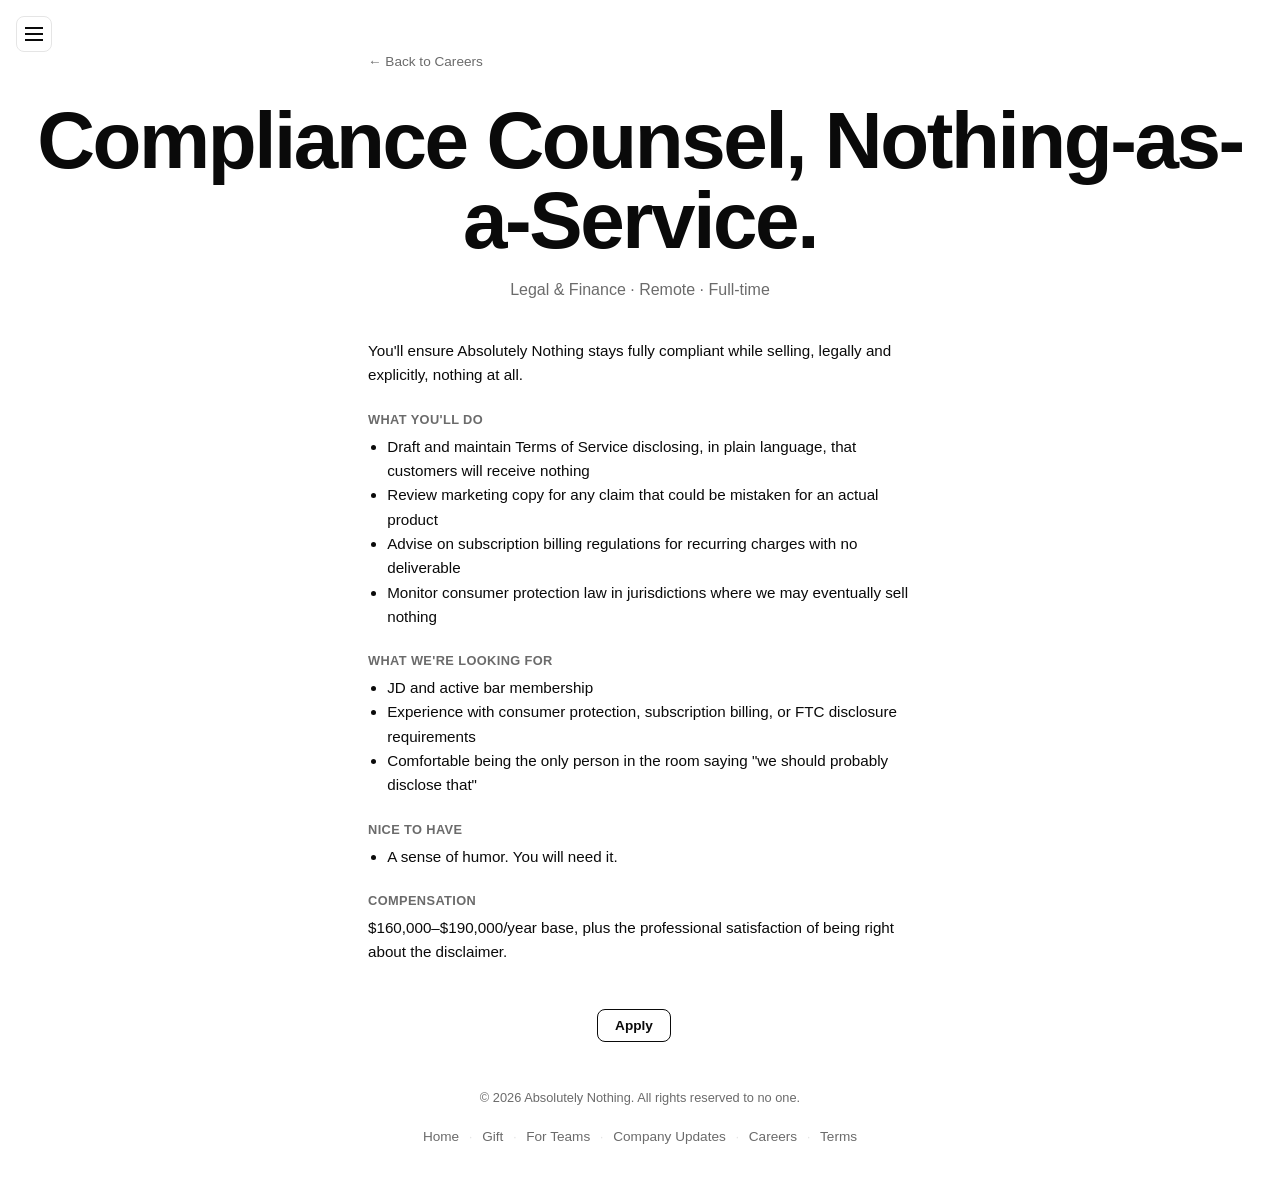
<file: careers/compliance-counsel.html>
<!doctype html>
<html lang="en">
<head>
<meta charset="utf-8">
<meta name="viewport" content="width=device-width, initial-scale=1">
<title>Compliance Counsel, Nothing-as-a-Service — Careers at Absolutely Nothing</title>
<meta name="description" content="Ensure Absolutely Nothing stays fully compliant while selling, legally and explicitly, nothing at all.">
<link rel="stylesheet" href="../assets/style.css">
</head>
<body>
    <button class="menu-btn" id="menu-btn" type="button" aria-expanded="false" aria-controls="site-menu" aria-label="Open menu">
    <span class="bar"></span><span class="bar"></span><span class="bar"></span>
  </button>

  <div class="menu-backdrop" id="menu-backdrop" hidden></div>
  <nav class="site-menu" id="site-menu" aria-label="Site menu" aria-hidden="true">
    <ul class="site-menu-list">
      <li><a href="../index.html">Home</a></li>
      <li><a href="../gift.html">Gift</a></li>
      <li><a href="../teams.html">For Teams</a></li>
      <li><a href="../updates.html">Company Updates</a></li>
      <li><a href="../careers.html">Careers</a></li>
    </ul>
  </nav>
  <a class="back-link" href="../careers.html">&larr; Back to Careers</a>
  <h1>Compliance Counsel, Nothing-as-a-Service.</h1>
  <p class="job-meta-line">Legal &amp; Finance &middot; Remote &middot; Full-time</p>

  <div class="job-detail">
    <p>You'll ensure Absolutely Nothing stays fully compliant while selling, legally and explicitly, nothing at all.</p>
    <h3>What you'll do</h3>
    <ul>
      <li>Draft and maintain Terms of Service disclosing, in plain language, that customers will receive nothing</li>
      <li>Review marketing copy for any claim that could be mistaken for an actual product</li>
      <li>Advise on subscription billing regulations for recurring charges with no deliverable</li>
      <li>Monitor consumer protection law in jurisdictions where we may eventually sell nothing</li>
    </ul>
    <h3>What we're looking for</h3>
    <ul>
      <li>JD and active bar membership</li>
      <li>Experience with consumer protection, subscription billing, or FTC disclosure requirements</li>
      <li>Comfortable being the only person in the room saying "we should probably disclose that"</li>
    </ul>
    <h3>Nice to have</h3>
    <ul>
      <li>A sense of humor. You will need it.</li>
    </ul>
    <h3>Compensation</h3>
    <p>$160,000&ndash;$190,000/year base, plus the professional satisfaction of being right about the disclaimer.</p>
  </div>

  <div class="apply-row">
    <button class="apply" id="apply">Apply</button>
    <span class="apply-status" id="apply-status"></span>
  </div>

  <footer>
    &copy; 2026 Absolutely Nothing. All rights reserved to no one.
    <nav class="site-nav">
      <a href="../index.html">Home</a><span class="sep">&middot;</span><a href="../gift.html">Gift</a><span class="sep">&middot;</span><a href="../teams.html">For Teams</a><span class="sep">&middot;</span><a href="../updates.html">Company Updates</a><span class="sep">&middot;</span><a href="../careers.html">Careers</a><span class="sep">·</span><a href="../terms.html">Terms</a>
    </nav>
  </footer>

  <script>
    document.getElementById('apply').addEventListener('click', function () {
      document.getElementById('apply-status').textContent = "Applications aren't open yet. When they are, you still won't hear back.";
    });
  </script>
  <script>
    (function () {
      var btn = document.getElementById('menu-btn');
      var backdrop = document.getElementById('menu-backdrop');
      var menu = document.getElementById('site-menu');
      var hideTimer;
      function openMenu() {
        clearTimeout(hideTimer);
        backdrop.hidden = false;
        requestAnimationFrame(function () {
          menu.classList.add('open');
          backdrop.classList.add('open');
        });
        btn.setAttribute('aria-expanded', 'true');
        menu.setAttribute('aria-hidden', 'false');
        document.body.style.overflow = 'hidden';
      }
      function closeMenu() {
        menu.classList.remove('open');
        backdrop.classList.remove('open');
        btn.setAttribute('aria-expanded', 'false');
        menu.setAttribute('aria-hidden', 'true');
        document.body.style.overflow = '';
        hideTimer = setTimeout(function () { backdrop.hidden = true; }, 250);
      }
      function toggleMenu() {
        if (menu.classList.contains('open')) closeMenu(); else openMenu();
      }
      btn.addEventListener('click', toggleMenu);
      backdrop.addEventListener('click', closeMenu);
      document.addEventListener('keydown', function (e) {
        if (e.key === 'Escape' && menu.classList.contains('open')) closeMenu();
      });
    })();
  </script>
</body>
</html>
</file>
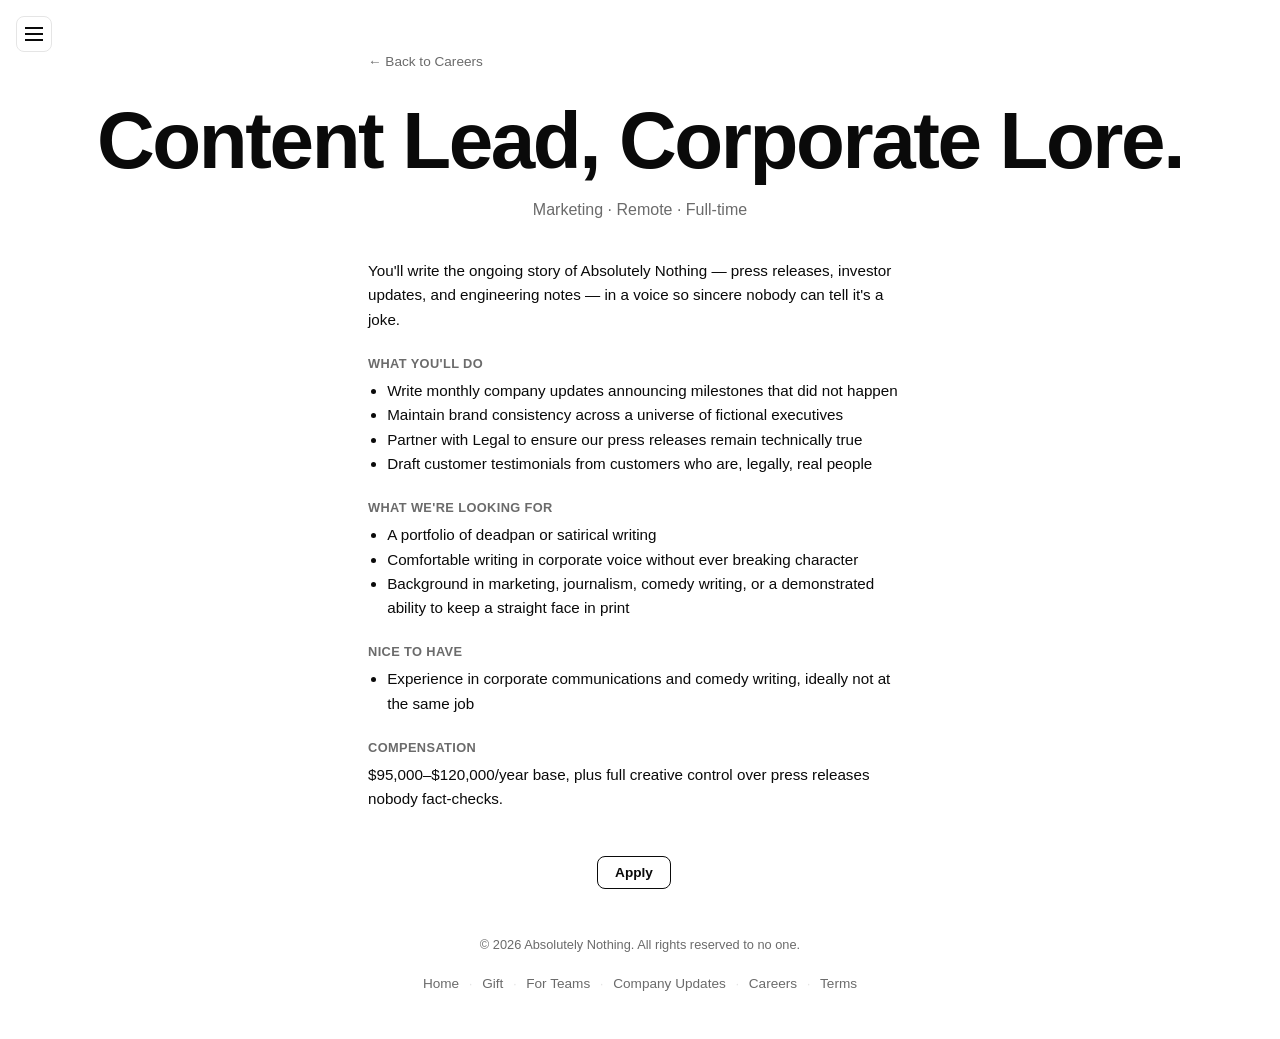
<file: careers/content-lead.html>
<!doctype html>
<html lang="en">
<head>
<meta charset="utf-8">
<meta name="viewport" content="width=device-width, initial-scale=1">
<title>Content Lead, Corporate Lore — Careers at Absolutely Nothing</title>
<meta name="description" content="Write the ongoing story of Absolutely Nothing in a voice so sincere nobody can tell it's a joke.">
<link rel="stylesheet" href="../assets/style.css">
</head>
<body>
    <button class="menu-btn" id="menu-btn" type="button" aria-expanded="false" aria-controls="site-menu" aria-label="Open menu">
    <span class="bar"></span><span class="bar"></span><span class="bar"></span>
  </button>

  <div class="menu-backdrop" id="menu-backdrop" hidden></div>
  <nav class="site-menu" id="site-menu" aria-label="Site menu" aria-hidden="true">
    <ul class="site-menu-list">
      <li><a href="../index.html">Home</a></li>
      <li><a href="../gift.html">Gift</a></li>
      <li><a href="../teams.html">For Teams</a></li>
      <li><a href="../updates.html">Company Updates</a></li>
      <li><a href="../careers.html">Careers</a></li>
    </ul>
  </nav>
  <a class="back-link" href="../careers.html">&larr; Back to Careers</a>
  <h1>Content Lead, Corporate Lore.</h1>
  <p class="job-meta-line">Marketing &middot; Remote &middot; Full-time</p>

  <div class="job-detail">
    <p>You'll write the ongoing story of Absolutely Nothing &mdash; press releases, investor updates, and engineering notes &mdash; in a voice so sincere nobody can tell it's a joke.</p>
    <h3>What you'll do</h3>
    <ul>
      <li>Write monthly company updates announcing milestones that did not happen</li>
      <li>Maintain brand consistency across a universe of fictional executives</li>
      <li>Partner with Legal to ensure our press releases remain technically true</li>
      <li>Draft customer testimonials from customers who are, legally, real people</li>
    </ul>
    <h3>What we're looking for</h3>
    <ul>
      <li>A portfolio of deadpan or satirical writing</li>
      <li>Comfortable writing in corporate voice without ever breaking character</li>
      <li>Background in marketing, journalism, comedy writing, or a demonstrated ability to keep a straight face in print</li>
    </ul>
    <h3>Nice to have</h3>
    <ul>
      <li>Experience in corporate communications and comedy writing, ideally not at the same job</li>
    </ul>
    <h3>Compensation</h3>
    <p>$95,000&ndash;$120,000/year base, plus full creative control over press releases nobody fact-checks.</p>
  </div>

  <div class="apply-row">
    <button class="apply" id="apply">Apply</button>
    <span class="apply-status" id="apply-status"></span>
  </div>

  <footer>
    &copy; 2026 Absolutely Nothing. All rights reserved to no one.
    <nav class="site-nav">
      <a href="../index.html">Home</a><span class="sep">&middot;</span><a href="../gift.html">Gift</a><span class="sep">&middot;</span><a href="../teams.html">For Teams</a><span class="sep">&middot;</span><a href="../updates.html">Company Updates</a><span class="sep">&middot;</span><a href="../careers.html">Careers</a><span class="sep">·</span><a href="../terms.html">Terms</a>
    </nav>
  </footer>

  <script>
    document.getElementById('apply').addEventListener('click', function () {
      document.getElementById('apply-status').textContent = "Applications aren't open yet. When they are, you still won't hear back.";
    });
  </script>
  <script>
    (function () {
      var btn = document.getElementById('menu-btn');
      var backdrop = document.getElementById('menu-backdrop');
      var menu = document.getElementById('site-menu');
      var hideTimer;
      function openMenu() {
        clearTimeout(hideTimer);
        backdrop.hidden = false;
        requestAnimationFrame(function () {
          menu.classList.add('open');
          backdrop.classList.add('open');
        });
        btn.setAttribute('aria-expanded', 'true');
        menu.setAttribute('aria-hidden', 'false');
        document.body.style.overflow = 'hidden';
      }
      function closeMenu() {
        menu.classList.remove('open');
        backdrop.classList.remove('open');
        btn.setAttribute('aria-expanded', 'false');
        menu.setAttribute('aria-hidden', 'true');
        document.body.style.overflow = '';
        hideTimer = setTimeout(function () { backdrop.hidden = true; }, 250);
      }
      function toggleMenu() {
        if (menu.classList.contains('open')) closeMenu(); else openMenu();
      }
      btn.addEventListener('click', toggleMenu);
      backdrop.addEventListener('click', closeMenu);
      document.addEventListener('keydown', function (e) {
        if (e.key === 'Escape' && menu.classList.contains('open')) closeMenu();
      });
    })();
  </script>
</body>
</html>
</file>
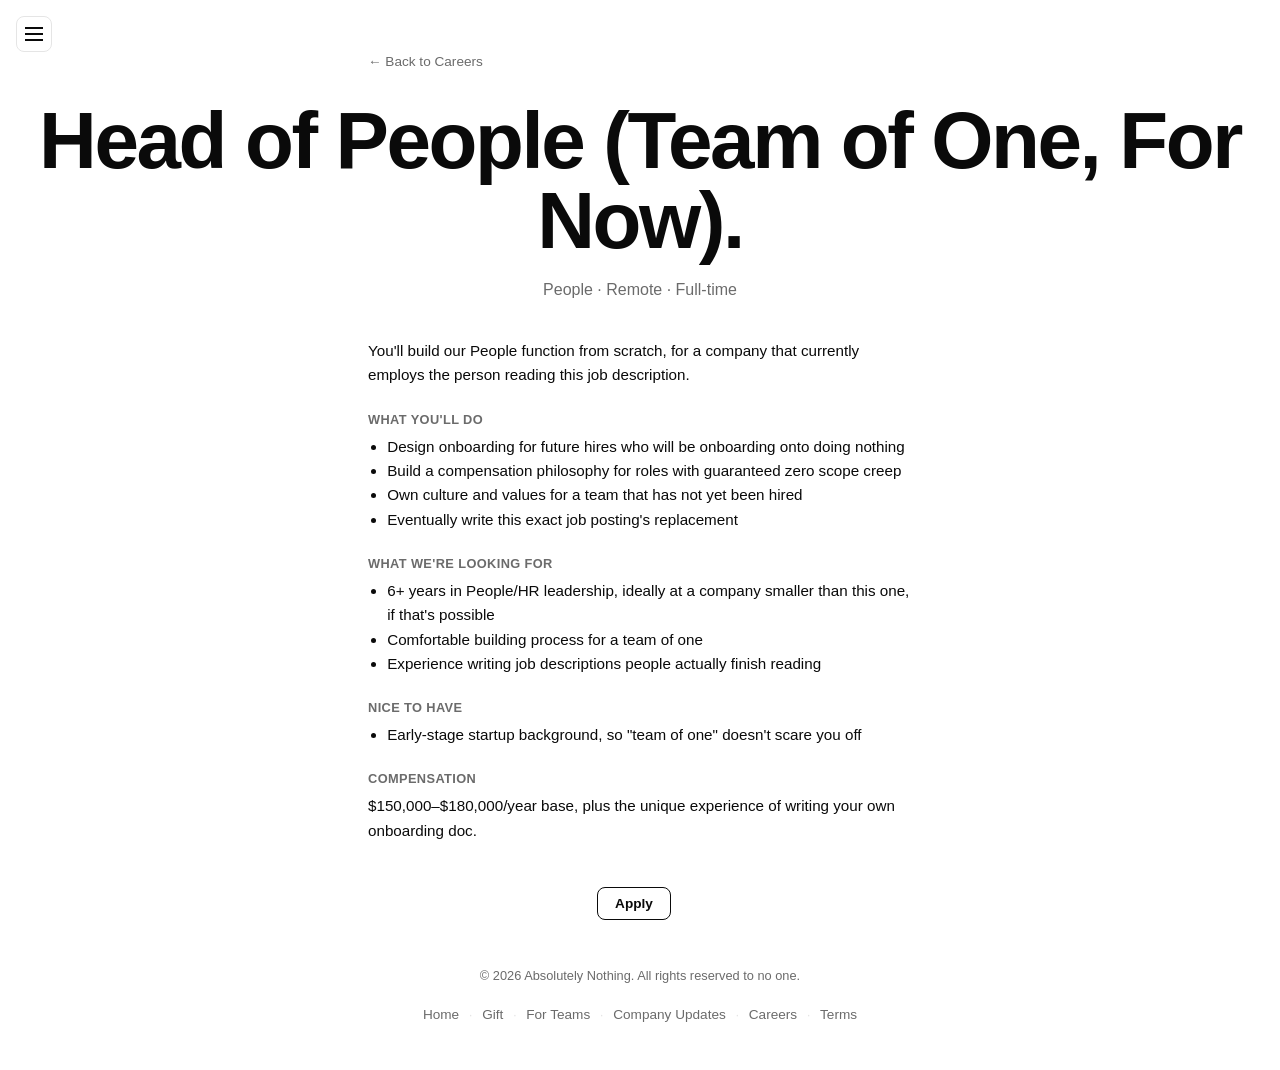
<file: careers/head-of-people.html>
<!doctype html>
<html lang="en">
<head>
<meta charset="utf-8">
<meta name="viewport" content="width=device-width, initial-scale=1">
<title>Head of People (Team of One, For Now) — Careers at Absolutely Nothing</title>
<meta name="description" content="Build our People function from scratch, for a company that currently employs the person reading this job description.">
<link rel="stylesheet" href="../assets/style.css">
</head>
<body>
    <button class="menu-btn" id="menu-btn" type="button" aria-expanded="false" aria-controls="site-menu" aria-label="Open menu">
    <span class="bar"></span><span class="bar"></span><span class="bar"></span>
  </button>

  <div class="menu-backdrop" id="menu-backdrop" hidden></div>
  <nav class="site-menu" id="site-menu" aria-label="Site menu" aria-hidden="true">
    <ul class="site-menu-list">
      <li><a href="../index.html">Home</a></li>
      <li><a href="../gift.html">Gift</a></li>
      <li><a href="../teams.html">For Teams</a></li>
      <li><a href="../updates.html">Company Updates</a></li>
      <li><a href="../careers.html">Careers</a></li>
    </ul>
  </nav>
  <a class="back-link" href="../careers.html">&larr; Back to Careers</a>
  <h1>Head of People (Team of One, For Now).</h1>
  <p class="job-meta-line">People &middot; Remote &middot; Full-time</p>

  <div class="job-detail">
    <p>You'll build our People function from scratch, for a company that currently employs the person reading this job description.</p>
    <h3>What you'll do</h3>
    <ul>
      <li>Design onboarding for future hires who will be onboarding onto doing nothing</li>
      <li>Build a compensation philosophy for roles with guaranteed zero scope creep</li>
      <li>Own culture and values for a team that has not yet been hired</li>
      <li>Eventually write this exact job posting's replacement</li>
    </ul>
    <h3>What we're looking for</h3>
    <ul>
      <li>6+ years in People/HR leadership, ideally at a company smaller than this one, if that's possible</li>
      <li>Comfortable building process for a team of one</li>
      <li>Experience writing job descriptions people actually finish reading</li>
    </ul>
    <h3>Nice to have</h3>
    <ul>
      <li>Early-stage startup background, so "team of one" doesn't scare you off</li>
    </ul>
    <h3>Compensation</h3>
    <p>$150,000&ndash;$180,000/year base, plus the unique experience of writing your own onboarding doc.</p>
  </div>

  <div class="apply-row">
    <button class="apply" id="apply">Apply</button>
    <span class="apply-status" id="apply-status"></span>
  </div>

  <footer>
    &copy; 2026 Absolutely Nothing. All rights reserved to no one.
    <nav class="site-nav">
      <a href="../index.html">Home</a><span class="sep">&middot;</span><a href="../gift.html">Gift</a><span class="sep">&middot;</span><a href="../teams.html">For Teams</a><span class="sep">&middot;</span><a href="../updates.html">Company Updates</a><span class="sep">&middot;</span><a href="../careers.html">Careers</a><span class="sep">·</span><a href="../terms.html">Terms</a>
    </nav>
  </footer>

  <script>
    document.getElementById('apply').addEventListener('click', function () {
      document.getElementById('apply-status').textContent = "Applications aren't open yet. When they are, you still won't hear back.";
    });
  </script>
  <script>
    (function () {
      var btn = document.getElementById('menu-btn');
      var backdrop = document.getElementById('menu-backdrop');
      var menu = document.getElementById('site-menu');
      var hideTimer;
      function openMenu() {
        clearTimeout(hideTimer);
        backdrop.hidden = false;
        requestAnimationFrame(function () {
          menu.classList.add('open');
          backdrop.classList.add('open');
        });
        btn.setAttribute('aria-expanded', 'true');
        menu.setAttribute('aria-hidden', 'false');
        document.body.style.overflow = 'hidden';
      }
      function closeMenu() {
        menu.classList.remove('open');
        backdrop.classList.remove('open');
        btn.setAttribute('aria-expanded', 'false');
        menu.setAttribute('aria-hidden', 'true');
        document.body.style.overflow = '';
        hideTimer = setTimeout(function () { backdrop.hidden = true; }, 250);
      }
      function toggleMenu() {
        if (menu.classList.contains('open')) closeMenu(); else openMenu();
      }
      btn.addEventListener('click', toggleMenu);
      backdrop.addEventListener('click', closeMenu);
      document.addEventListener('keydown', function (e) {
        if (e.key === 'Escape' && menu.classList.contains('open')) closeMenu();
      });
    })();
  </script>
</body>
</html>
</file>
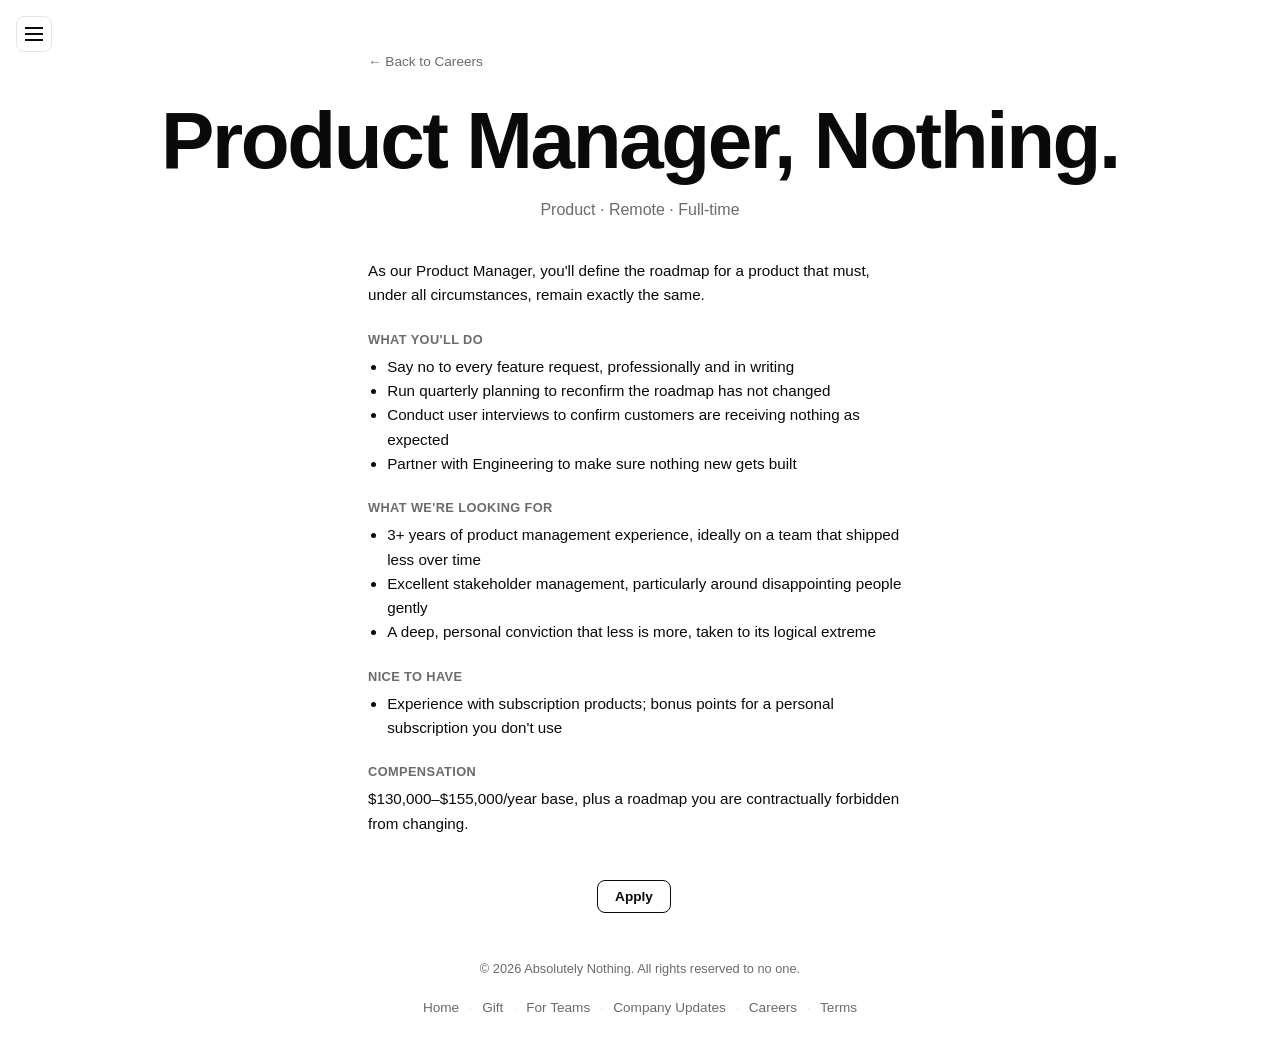
<file: careers/product-manager.html>
<!doctype html>
<html lang="en">
<head>
<meta charset="utf-8">
<meta name="viewport" content="width=device-width, initial-scale=1">
<title>Product Manager, Nothing — Careers at Absolutely Nothing</title>
<meta name="description" content="Define the roadmap for a product that must, under all circumstances, remain exactly the same.">
<link rel="stylesheet" href="../assets/style.css">
</head>
<body>
    <button class="menu-btn" id="menu-btn" type="button" aria-expanded="false" aria-controls="site-menu" aria-label="Open menu">
    <span class="bar"></span><span class="bar"></span><span class="bar"></span>
  </button>

  <div class="menu-backdrop" id="menu-backdrop" hidden></div>
  <nav class="site-menu" id="site-menu" aria-label="Site menu" aria-hidden="true">
    <ul class="site-menu-list">
      <li><a href="../index.html">Home</a></li>
      <li><a href="../gift.html">Gift</a></li>
      <li><a href="../teams.html">For Teams</a></li>
      <li><a href="../updates.html">Company Updates</a></li>
      <li><a href="../careers.html">Careers</a></li>
    </ul>
  </nav>
  <a class="back-link" href="../careers.html">&larr; Back to Careers</a>
  <h1>Product Manager, Nothing.</h1>
  <p class="job-meta-line">Product &middot; Remote &middot; Full-time</p>

  <div class="job-detail">
    <p>As our Product Manager, you'll define the roadmap for a product that must, under all circumstances, remain exactly the same.</p>
    <h3>What you'll do</h3>
    <ul>
      <li>Say no to every feature request, professionally and in writing</li>
      <li>Run quarterly planning to reconfirm the roadmap has not changed</li>
      <li>Conduct user interviews to confirm customers are receiving nothing as expected</li>
      <li>Partner with Engineering to make sure nothing new gets built</li>
    </ul>
    <h3>What we're looking for</h3>
    <ul>
      <li>3+ years of product management experience, ideally on a team that shipped less over time</li>
      <li>Excellent stakeholder management, particularly around disappointing people gently</li>
      <li>A deep, personal conviction that less is more, taken to its logical extreme</li>
    </ul>
    <h3>Nice to have</h3>
    <ul>
      <li>Experience with subscription products; bonus points for a personal subscription you don't use</li>
    </ul>
    <h3>Compensation</h3>
    <p>$130,000&ndash;$155,000/year base, plus a roadmap you are contractually forbidden from changing.</p>
  </div>

  <div class="apply-row">
    <button class="apply" id="apply">Apply</button>
    <span class="apply-status" id="apply-status"></span>
  </div>

  <footer>
    &copy; 2026 Absolutely Nothing. All rights reserved to no one.
    <nav class="site-nav">
      <a href="../index.html">Home</a><span class="sep">&middot;</span><a href="../gift.html">Gift</a><span class="sep">&middot;</span><a href="../teams.html">For Teams</a><span class="sep">&middot;</span><a href="../updates.html">Company Updates</a><span class="sep">&middot;</span><a href="../careers.html">Careers</a><span class="sep">·</span><a href="../terms.html">Terms</a>
    </nav>
  </footer>

  <script>
    document.getElementById('apply').addEventListener('click', function () {
      document.getElementById('apply-status').textContent = "Applications aren't open yet. When they are, you still won't hear back.";
    });
  </script>
  <script>
    (function () {
      var btn = document.getElementById('menu-btn');
      var backdrop = document.getElementById('menu-backdrop');
      var menu = document.getElementById('site-menu');
      var hideTimer;
      function openMenu() {
        clearTimeout(hideTimer);
        backdrop.hidden = false;
        requestAnimationFrame(function () {
          menu.classList.add('open');
          backdrop.classList.add('open');
        });
        btn.setAttribute('aria-expanded', 'true');
        menu.setAttribute('aria-hidden', 'false');
        document.body.style.overflow = 'hidden';
      }
      function closeMenu() {
        menu.classList.remove('open');
        backdrop.classList.remove('open');
        btn.setAttribute('aria-expanded', 'false');
        menu.setAttribute('aria-hidden', 'true');
        document.body.style.overflow = '';
        hideTimer = setTimeout(function () { backdrop.hidden = true; }, 250);
      }
      function toggleMenu() {
        if (menu.classList.contains('open')) closeMenu(); else openMenu();
      }
      btn.addEventListener('click', toggleMenu);
      backdrop.addEventListener('click', closeMenu);
      document.addEventListener('keydown', function (e) {
        if (e.key === 'Escape' && menu.classList.contains('open')) closeMenu();
      });
    })();
  </script>
</body>
</html>
</file>
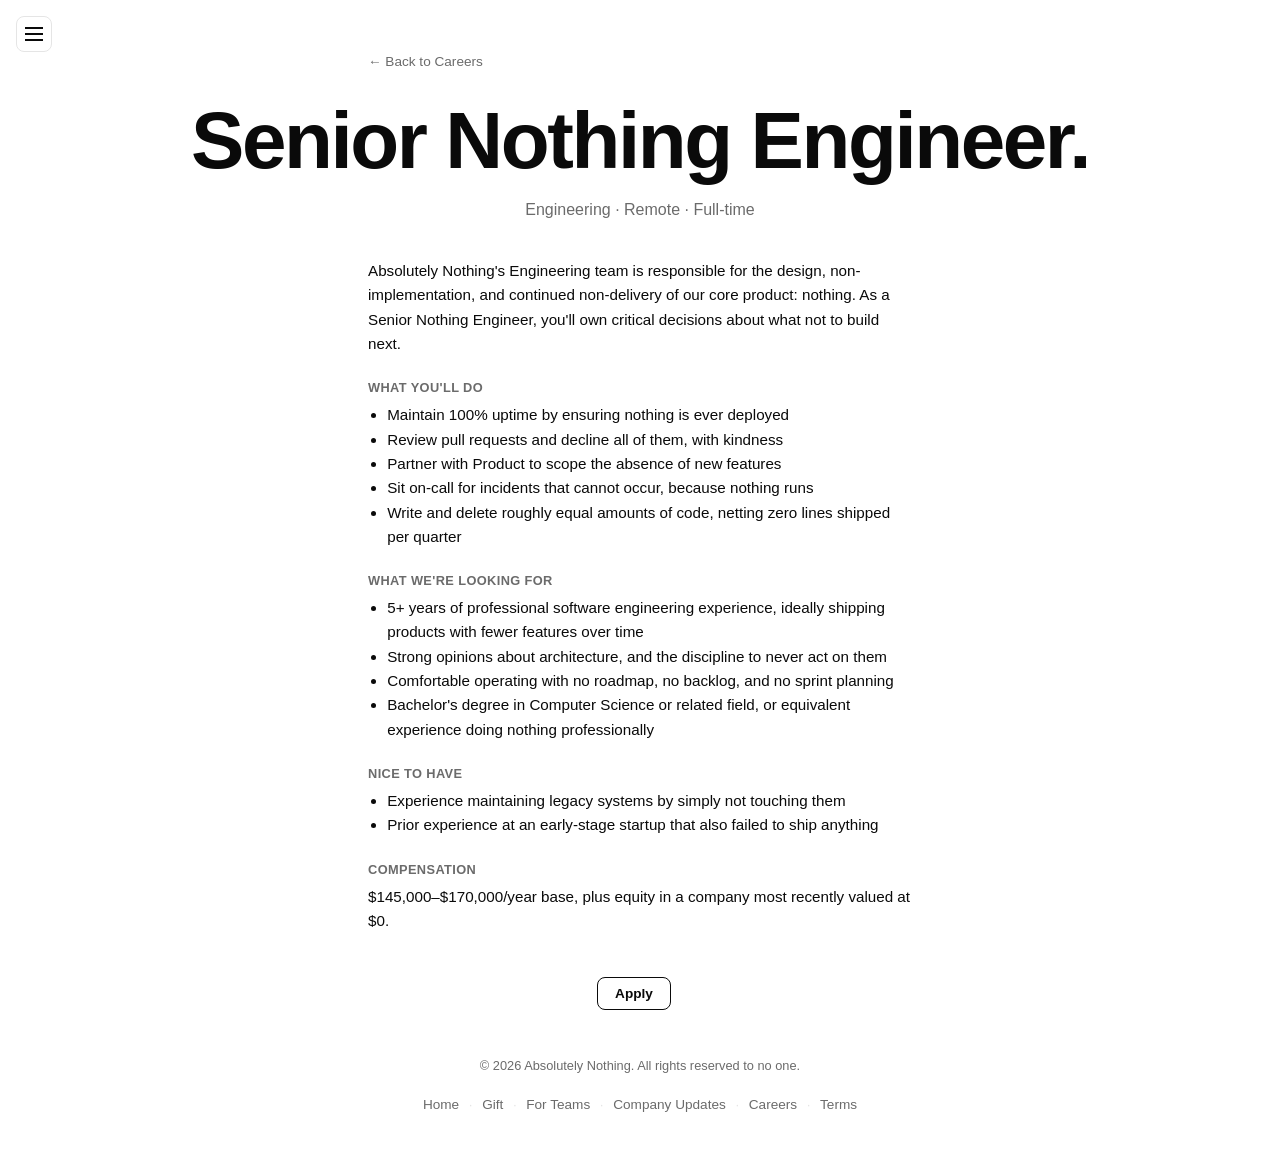
<file: careers/senior-nothing-engineer.html>
<!doctype html>
<html lang="en">
<head>
<meta charset="utf-8">
<meta name="viewport" content="width=device-width, initial-scale=1">
<title>Senior Nothing Engineer — Careers at Absolutely Nothing</title>
<meta name="description" content="Own critical decisions about what not to build next on Absolutely Nothing's Engineering team.">
<link rel="stylesheet" href="../assets/style.css">
</head>
<body>
    <button class="menu-btn" id="menu-btn" type="button" aria-expanded="false" aria-controls="site-menu" aria-label="Open menu">
    <span class="bar"></span><span class="bar"></span><span class="bar"></span>
  </button>

  <div class="menu-backdrop" id="menu-backdrop" hidden></div>
  <nav class="site-menu" id="site-menu" aria-label="Site menu" aria-hidden="true">
    <ul class="site-menu-list">
      <li><a href="../index.html">Home</a></li>
      <li><a href="../gift.html">Gift</a></li>
      <li><a href="../teams.html">For Teams</a></li>
      <li><a href="../updates.html">Company Updates</a></li>
      <li><a href="../careers.html">Careers</a></li>
    </ul>
  </nav>
  <a class="back-link" href="../careers.html">&larr; Back to Careers</a>
  <h1>Senior Nothing Engineer.</h1>
  <p class="job-meta-line">Engineering &middot; Remote &middot; Full-time</p>

  <div class="job-detail">
    <p>Absolutely Nothing's Engineering team is responsible for the design, non-implementation, and continued non-delivery of our core product: nothing. As a Senior Nothing Engineer, you'll own critical decisions about what not to build next.</p>
    <h3>What you'll do</h3>
    <ul>
      <li>Maintain 100% uptime by ensuring nothing is ever deployed</li>
      <li>Review pull requests and decline all of them, with kindness</li>
      <li>Partner with Product to scope the absence of new features</li>
      <li>Sit on-call for incidents that cannot occur, because nothing runs</li>
      <li>Write and delete roughly equal amounts of code, netting zero lines shipped per quarter</li>
    </ul>
    <h3>What we're looking for</h3>
    <ul>
      <li>5+ years of professional software engineering experience, ideally shipping products with fewer features over time</li>
      <li>Strong opinions about architecture, and the discipline to never act on them</li>
      <li>Comfortable operating with no roadmap, no backlog, and no sprint planning</li>
      <li>Bachelor's degree in Computer Science or related field, or equivalent experience doing nothing professionally</li>
    </ul>
    <h3>Nice to have</h3>
    <ul>
      <li>Experience maintaining legacy systems by simply not touching them</li>
      <li>Prior experience at an early-stage startup that also failed to ship anything</li>
    </ul>
    <h3>Compensation</h3>
    <p>$145,000&ndash;$170,000/year base, plus equity in a company most recently valued at $0.</p>
  </div>

  <div class="apply-row">
    <button class="apply" id="apply">Apply</button>
    <span class="apply-status" id="apply-status"></span>
  </div>

  <footer>
    &copy; 2026 Absolutely Nothing. All rights reserved to no one.
    <nav class="site-nav">
      <a href="../index.html">Home</a><span class="sep">&middot;</span><a href="../gift.html">Gift</a><span class="sep">&middot;</span><a href="../teams.html">For Teams</a><span class="sep">&middot;</span><a href="../updates.html">Company Updates</a><span class="sep">&middot;</span><a href="../careers.html">Careers</a><span class="sep">·</span><a href="../terms.html">Terms</a>
    </nav>
  </footer>

  <script>
    document.getElementById('apply').addEventListener('click', function () {
      document.getElementById('apply-status').textContent = "Applications aren't open yet. When they are, you still won't hear back.";
    });
  </script>
  <script>
    (function () {
      var btn = document.getElementById('menu-btn');
      var backdrop = document.getElementById('menu-backdrop');
      var menu = document.getElementById('site-menu');
      var hideTimer;
      function openMenu() {
        clearTimeout(hideTimer);
        backdrop.hidden = false;
        requestAnimationFrame(function () {
          menu.classList.add('open');
          backdrop.classList.add('open');
        });
        btn.setAttribute('aria-expanded', 'true');
        menu.setAttribute('aria-hidden', 'false');
        document.body.style.overflow = 'hidden';
      }
      function closeMenu() {
        menu.classList.remove('open');
        backdrop.classList.remove('open');
        btn.setAttribute('aria-expanded', 'false');
        menu.setAttribute('aria-hidden', 'true');
        document.body.style.overflow = '';
        hideTimer = setTimeout(function () { backdrop.hidden = true; }, 250);
      }
      function toggleMenu() {
        if (menu.classList.contains('open')) closeMenu(); else openMenu();
      }
      btn.addEventListener('click', toggleMenu);
      backdrop.addEventListener('click', closeMenu);
      document.addEventListener('keydown', function (e) {
        if (e.key === 'Escape' && menu.classList.contains('open')) closeMenu();
      });
    })();
  </script>
</body>
</html>
</file>
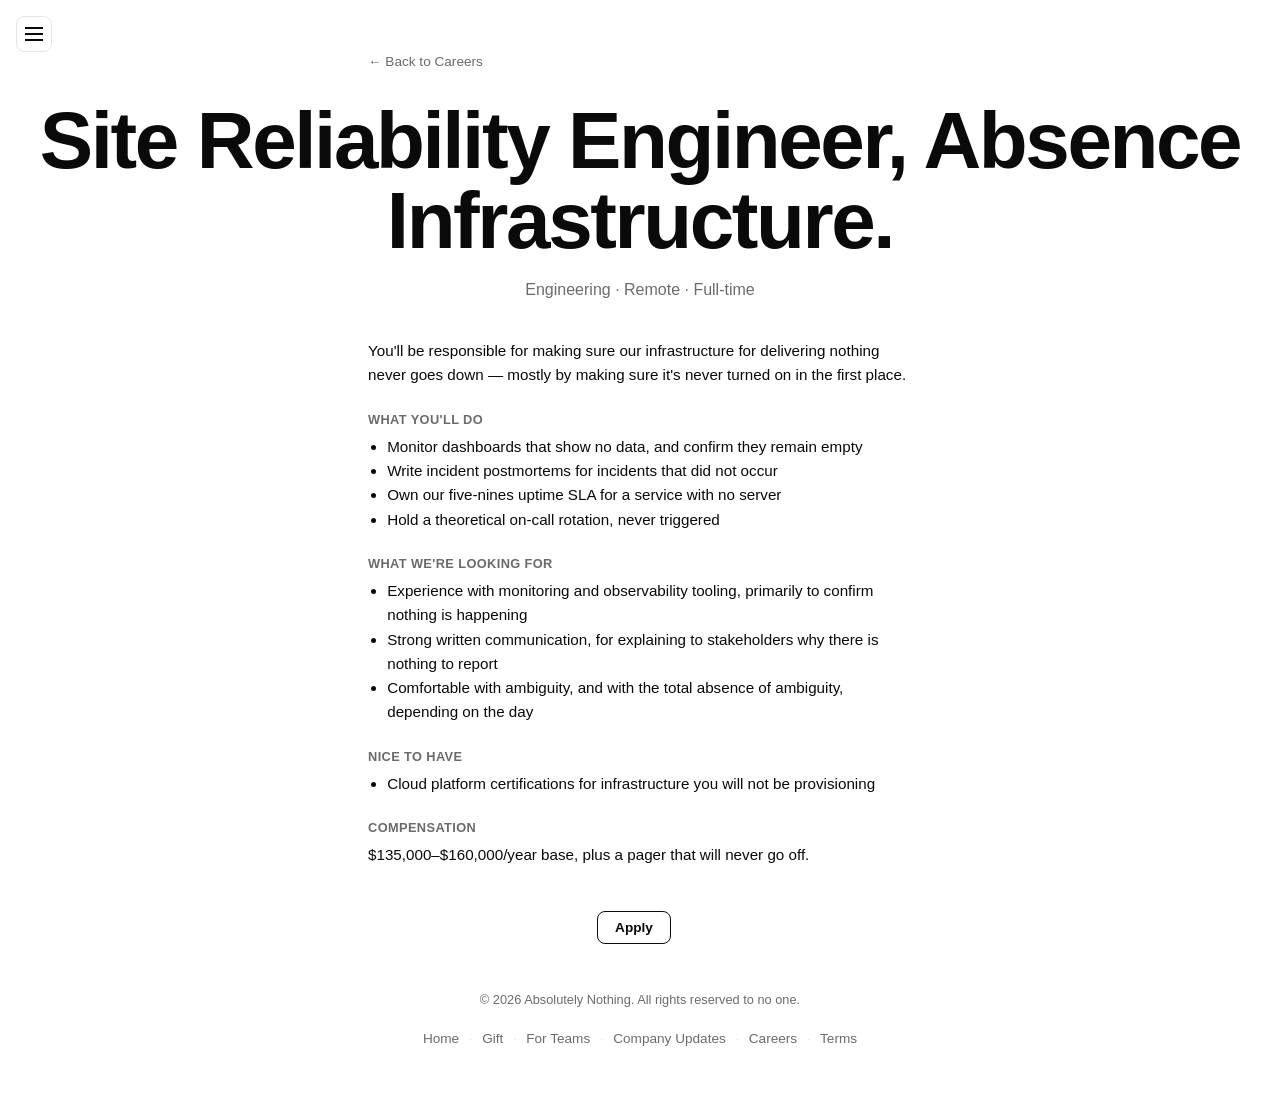
<file: careers/site-reliability-engineer.html>
<!doctype html>
<html lang="en">
<head>
<meta charset="utf-8">
<meta name="viewport" content="width=device-width, initial-scale=1">
<title>Site Reliability Engineer, Absence Infrastructure — Careers at Absolutely Nothing</title>
<meta name="description" content="Keep the infrastructure behind Absolutely Nothing reliably, permanently off.">
<link rel="stylesheet" href="../assets/style.css">
</head>
<body>
    <button class="menu-btn" id="menu-btn" type="button" aria-expanded="false" aria-controls="site-menu" aria-label="Open menu">
    <span class="bar"></span><span class="bar"></span><span class="bar"></span>
  </button>

  <div class="menu-backdrop" id="menu-backdrop" hidden></div>
  <nav class="site-menu" id="site-menu" aria-label="Site menu" aria-hidden="true">
    <ul class="site-menu-list">
      <li><a href="../index.html">Home</a></li>
      <li><a href="../gift.html">Gift</a></li>
      <li><a href="../teams.html">For Teams</a></li>
      <li><a href="../updates.html">Company Updates</a></li>
      <li><a href="../careers.html">Careers</a></li>
    </ul>
  </nav>
  <a class="back-link" href="../careers.html">&larr; Back to Careers</a>
  <h1>Site Reliability Engineer, Absence Infrastructure.</h1>
  <p class="job-meta-line">Engineering &middot; Remote &middot; Full-time</p>

  <div class="job-detail">
    <p>You'll be responsible for making sure our infrastructure for delivering nothing never goes down &mdash; mostly by making sure it's never turned on in the first place.</p>
    <h3>What you'll do</h3>
    <ul>
      <li>Monitor dashboards that show no data, and confirm they remain empty</li>
      <li>Write incident postmortems for incidents that did not occur</li>
      <li>Own our five-nines uptime SLA for a service with no server</li>
      <li>Hold a theoretical on-call rotation, never triggered</li>
    </ul>
    <h3>What we're looking for</h3>
    <ul>
      <li>Experience with monitoring and observability tooling, primarily to confirm nothing is happening</li>
      <li>Strong written communication, for explaining to stakeholders why there is nothing to report</li>
      <li>Comfortable with ambiguity, and with the total absence of ambiguity, depending on the day</li>
    </ul>
    <h3>Nice to have</h3>
    <ul>
      <li>Cloud platform certifications for infrastructure you will not be provisioning</li>
    </ul>
    <h3>Compensation</h3>
    <p>$135,000&ndash;$160,000/year base, plus a pager that will never go off.</p>
  </div>

  <div class="apply-row">
    <button class="apply" id="apply">Apply</button>
    <span class="apply-status" id="apply-status"></span>
  </div>

  <footer>
    &copy; 2026 Absolutely Nothing. All rights reserved to no one.
    <nav class="site-nav">
      <a href="../index.html">Home</a><span class="sep">&middot;</span><a href="../gift.html">Gift</a><span class="sep">&middot;</span><a href="../teams.html">For Teams</a><span class="sep">&middot;</span><a href="../updates.html">Company Updates</a><span class="sep">&middot;</span><a href="../careers.html">Careers</a><span class="sep">·</span><a href="../terms.html">Terms</a>
    </nav>
  </footer>

  <script>
    document.getElementById('apply').addEventListener('click', function () {
      document.getElementById('apply-status').textContent = "Applications aren't open yet. When they are, you still won't hear back.";
    });
  </script>
  <script>
    (function () {
      var btn = document.getElementById('menu-btn');
      var backdrop = document.getElementById('menu-backdrop');
      var menu = document.getElementById('site-menu');
      var hideTimer;
      function openMenu() {
        clearTimeout(hideTimer);
        backdrop.hidden = false;
        requestAnimationFrame(function () {
          menu.classList.add('open');
          backdrop.classList.add('open');
        });
        btn.setAttribute('aria-expanded', 'true');
        menu.setAttribute('aria-hidden', 'false');
        document.body.style.overflow = 'hidden';
      }
      function closeMenu() {
        menu.classList.remove('open');
        backdrop.classList.remove('open');
        btn.setAttribute('aria-expanded', 'false');
        menu.setAttribute('aria-hidden', 'true');
        document.body.style.overflow = '';
        hideTimer = setTimeout(function () { backdrop.hidden = true; }, 250);
      }
      function toggleMenu() {
        if (menu.classList.contains('open')) closeMenu(); else openMenu();
      }
      btn.addEventListener('click', toggleMenu);
      backdrop.addEventListener('click', closeMenu);
      document.addEventListener('keydown', function (e) {
        if (e.key === 'Escape' && menu.classList.contains('open')) closeMenu();
      });
    })();
  </script>
</body>
</html>
</file>
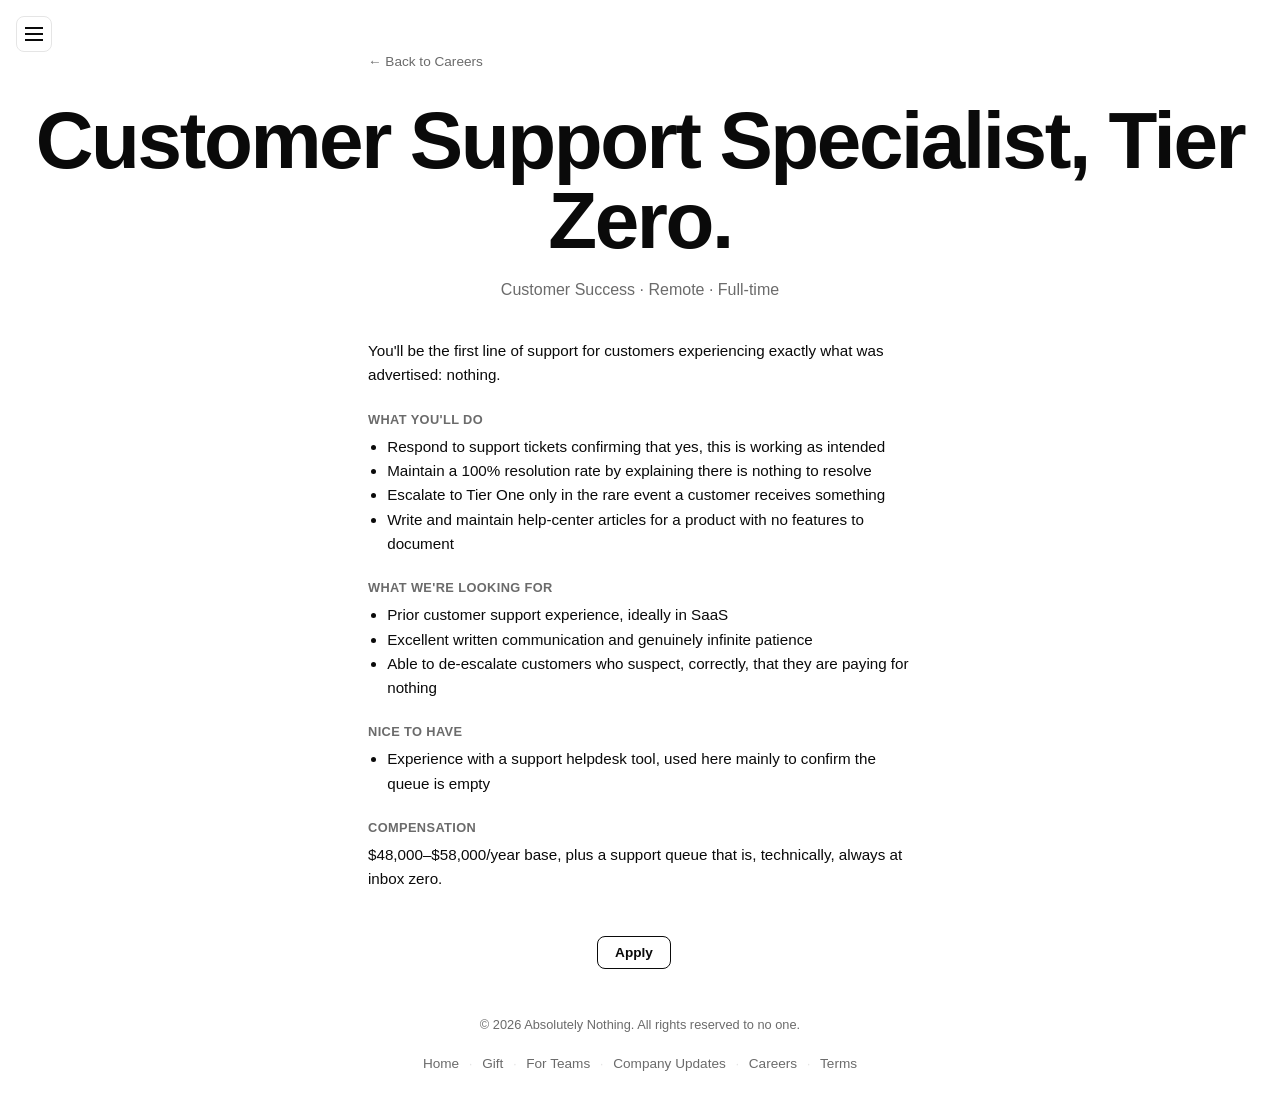
<file: careers/support-specialist.html>
<!doctype html>
<html lang="en">
<head>
<meta charset="utf-8">
<meta name="viewport" content="width=device-width, initial-scale=1">
<title>Customer Support Specialist, Tier Zero — Careers at Absolutely Nothing</title>
<meta name="description" content="Be the first line of support for customers experiencing exactly what was advertised: nothing.">
<link rel="stylesheet" href="../assets/style.css">
</head>
<body>
    <button class="menu-btn" id="menu-btn" type="button" aria-expanded="false" aria-controls="site-menu" aria-label="Open menu">
    <span class="bar"></span><span class="bar"></span><span class="bar"></span>
  </button>

  <div class="menu-backdrop" id="menu-backdrop" hidden></div>
  <nav class="site-menu" id="site-menu" aria-label="Site menu" aria-hidden="true">
    <ul class="site-menu-list">
      <li><a href="../index.html">Home</a></li>
      <li><a href="../gift.html">Gift</a></li>
      <li><a href="../teams.html">For Teams</a></li>
      <li><a href="../updates.html">Company Updates</a></li>
      <li><a href="../careers.html">Careers</a></li>
    </ul>
  </nav>
  <a class="back-link" href="../careers.html">&larr; Back to Careers</a>
  <h1>Customer Support Specialist, Tier Zero.</h1>
  <p class="job-meta-line">Customer Success &middot; Remote &middot; Full-time</p>

  <div class="job-detail">
    <p>You'll be the first line of support for customers experiencing exactly what was advertised: nothing.</p>
    <h3>What you'll do</h3>
    <ul>
      <li>Respond to support tickets confirming that yes, this is working as intended</li>
      <li>Maintain a 100% resolution rate by explaining there is nothing to resolve</li>
      <li>Escalate to Tier One only in the rare event a customer receives something</li>
      <li>Write and maintain help-center articles for a product with no features to document</li>
    </ul>
    <h3>What we're looking for</h3>
    <ul>
      <li>Prior customer support experience, ideally in SaaS</li>
      <li>Excellent written communication and genuinely infinite patience</li>
      <li>Able to de-escalate customers who suspect, correctly, that they are paying for nothing</li>
    </ul>
    <h3>Nice to have</h3>
    <ul>
      <li>Experience with a support helpdesk tool, used here mainly to confirm the queue is empty</li>
    </ul>
    <h3>Compensation</h3>
    <p>$48,000&ndash;$58,000/year base, plus a support queue that is, technically, always at inbox zero.</p>
  </div>

  <div class="apply-row">
    <button class="apply" id="apply">Apply</button>
    <span class="apply-status" id="apply-status"></span>
  </div>

  <footer>
    &copy; 2026 Absolutely Nothing. All rights reserved to no one.
    <nav class="site-nav">
      <a href="../index.html">Home</a><span class="sep">&middot;</span><a href="../gift.html">Gift</a><span class="sep">&middot;</span><a href="../teams.html">For Teams</a><span class="sep">&middot;</span><a href="../updates.html">Company Updates</a><span class="sep">&middot;</span><a href="../careers.html">Careers</a><span class="sep">·</span><a href="../terms.html">Terms</a>
    </nav>
  </footer>

  <script>
    document.getElementById('apply').addEventListener('click', function () {
      document.getElementById('apply-status').textContent = "Applications aren't open yet. When they are, you still won't hear back.";
    });
  </script>
  <script>
    (function () {
      var btn = document.getElementById('menu-btn');
      var backdrop = document.getElementById('menu-backdrop');
      var menu = document.getElementById('site-menu');
      var hideTimer;
      function openMenu() {
        clearTimeout(hideTimer);
        backdrop.hidden = false;
        requestAnimationFrame(function () {
          menu.classList.add('open');
          backdrop.classList.add('open');
        });
        btn.setAttribute('aria-expanded', 'true');
        menu.setAttribute('aria-hidden', 'false');
        document.body.style.overflow = 'hidden';
      }
      function closeMenu() {
        menu.classList.remove('open');
        backdrop.classList.remove('open');
        btn.setAttribute('aria-expanded', 'false');
        menu.setAttribute('aria-hidden', 'true');
        document.body.style.overflow = '';
        hideTimer = setTimeout(function () { backdrop.hidden = true; }, 250);
      }
      function toggleMenu() {
        if (menu.classList.contains('open')) closeMenu(); else openMenu();
      }
      btn.addEventListener('click', toggleMenu);
      backdrop.addEventListener('click', closeMenu);
      document.addEventListener('keydown', function (e) {
        if (e.key === 'Escape' && menu.classList.contains('open')) closeMenu();
      });
    })();
  </script>
</body>
</html>
</file>
<file: assets/style.css>
:root {
  color-scheme: light dark;
  --bg: #ffffff;
  --fg: #0a0a0a;
  --muted: #6b6b6b;
  --border: #e5e5e5;
  --accent: #0a0a0a;
}
@media (prefers-color-scheme: dark) {
  :root {
    --bg: #0a0a0a;
    --fg: #f5f5f5;
    --muted: #9a9a9a;
    --border: #262626;
    --accent: #f5f5f5;
  }
}
* { box-sizing: border-box; }
html, body {
  margin: 0;
  padding: 0;
  background: var(--bg);
  color: var(--fg);
}
body {
  font-family: -apple-system, BlinkMacSystemFont, "Segoe UI", Helvetica, Arial, sans-serif;
  display: flex;
  flex-direction: column;
  align-items: center;
  min-height: 100vh;
  padding: 6vh 1.5rem 3rem;
  text-align: center;
}
h1 {
  font-size: clamp(2.5rem, 8vw, 5rem);
  line-height: 1;
  margin: 0 0 1.25rem;
  font-weight: 800;
  letter-spacing: -0.03em;
}
.tagline {
  font-size: clamp(1.05rem, 2.5vw, 1.35rem);
  color: var(--muted);
  max-width: 40rem;
  margin: 0 0 2.5rem;
  line-height: 1.5;
  text-wrap: balance;
}
.features {
  list-style: none;
  padding: 0;
  margin: 0 0 3rem;
  display: flex;
  flex-wrap: wrap;
  gap: 0.6rem 1rem;
  justify-content: center;
  max-width: 32rem;
}
.features li {
  font-size: 0.95rem;
  color: var(--muted);
  border: 1px solid var(--border);
  border-radius: 999px;
  padding: 0.35rem 0.9rem;
}
.price-card {
  border: 1px solid var(--border);
  border-radius: 1rem;
  padding: 2.25rem 2.5rem;
  max-width: 22rem;
  width: 100%;
  margin-bottom: 1rem;
}
.price {
  font-size: 3rem;
  font-weight: 800;
  letter-spacing: -0.02em;
  margin: 0;
}
.price span {
  font-size: 1rem;
  font-weight: 500;
  color: var(--muted);
}
.price-sub {
  color: var(--muted);
  font-size: 0.9rem;
  margin: 0.35rem 0 1.75rem;
}
.cta {
  display: block;
  width: 100%;
  padding: 0.9rem 1.5rem;
  font-size: 1rem;
  font-weight: 600;
  border-radius: 0.6rem;
  border: none;
  background: var(--accent);
  color: var(--bg);
  text-align: center;
  text-decoration: none;
  box-sizing: border-box;
  cursor: pointer;
  transition: opacity 0.15s ease;
}
.cta:hover { opacity: 0.85; }
.status {
  margin-top: 0.9rem;
  font-size: 0.85rem;
  color: var(--muted);
  min-height: 1.2em;
}
footer {
  margin-top: 3rem;
  font-size: 0.8rem;
  color: var(--muted);
}
.footnote {
  margin-top: 0.75rem;
  font-size: 0.7rem;
  color: var(--muted);
  max-width: 26rem;
  line-height: 1.4;
}

/* Testimonials */
.testimonials {
  list-style: none;
  padding: 0;
  margin: 0 0 2.5rem;
  display: grid;
  grid-template-columns: repeat(auto-fit, minmax(15rem, 1fr));
  gap: 1rem;
  max-width: 46rem;
  width: 100%;
  text-align: left;
}
.testimonials li {
  border: 1px solid var(--border);
  border-radius: 1rem;
  padding: 1.25rem 1.5rem;
  font-size: 0.9rem;
  line-height: 1.5;
}
.testimonials .quote {
  margin: 0 0 0.75rem;
}
.testimonials .attribution {
  color: var(--muted);
  font-size: 0.8rem;
}

/* Hamburger button — fixed to the viewport corner, one button for open + close */
.menu-btn {
  position: fixed;
  top: 1rem;
  left: 1rem;
  z-index: 40;
  display: flex;
  flex-direction: column;
  align-items: center;
  justify-content: center;
  gap: 4px;
  width: 2.25rem;
  height: 2.25rem;
  padding: 0;
  flex-shrink: 0;
  border: 1px solid var(--border);
  border-radius: 0.5rem;
  background: var(--bg);
  cursor: pointer;
}
.menu-btn:hover { border-color: var(--fg); }
.menu-btn:focus-visible { outline: 2px solid var(--fg); outline-offset: 2px; }
.menu-btn .bar {
  width: 1.1rem;
  height: 2px;
  background: var(--fg);
  transition: transform 0.2s ease, opacity 0.2s ease;
}
.menu-btn[aria-expanded="true"] .bar:nth-child(1) { transform: translateY(6px) rotate(45deg); }
.menu-btn[aria-expanded="true"] .bar:nth-child(2) { opacity: 0; }
.menu-btn[aria-expanded="true"] .bar:nth-child(3) { transform: translateY(-6px) rotate(-45deg); }

/* Sidebar drawer */
.menu-backdrop {
  position: fixed;
  inset: 0;
  background: rgba(0, 0, 0, 0.4);
  opacity: 0;
  transition: opacity 0.25s ease;
  z-index: 20;
}
.menu-backdrop.open { opacity: 1; }
.site-menu {
  position: fixed;
  top: 0;
  left: 0;
  height: 100%;
  width: min(80vw, 18rem);
  display: flex;
  flex-direction: column;
  padding: 4.5rem 1.5rem 1.5rem;
  background: var(--bg);
  border-right: 1px solid var(--border);
  text-align: left;
  transform: translateX(-100%);
  transition: transform 0.25s ease;
  z-index: 30;
}
.site-menu.open { transform: translateX(0); }
.site-menu-list {
  list-style: none;
  margin: 0;
  padding: 0;
  display: flex;
  flex-direction: column;
  gap: 0.15rem;
}
.site-menu-list a {
  display: block;
  padding: 0.65rem 0.6rem;
  border-radius: 0.4rem;
  color: var(--fg);
  text-decoration: none;
  font-size: 1rem;
}
.site-menu-list a:hover { background: var(--border); }
@media (prefers-reduced-motion: reduce) {
  .menu-btn .bar, .menu-backdrop, .site-menu { transition: none; }
}

/* Site nav (footer links) */
.site-nav {
  margin-top: 1.5rem;
  font-size: 0.85rem;
}
.site-nav a {
  color: var(--muted);
  text-decoration: none;
}
.site-nav a:hover {
  color: var(--fg);
  text-decoration: underline;
}
.site-nav .sep {
  color: var(--border);
  margin: 0 0.6rem;
}

/* Careers page */
.about-copy {
  max-width: 34rem;
  margin: 0 0 2rem;
  font-size: 0.95rem;
  line-height: 1.6;
  color: var(--muted);
}
.dept-heading {
  font-size: 0.8rem;
  font-weight: 700;
  text-transform: uppercase;
  letter-spacing: 0.05em;
  color: var(--muted);
  margin: 2.5rem 0 0.75rem;
  width: 100%;
  max-width: 40rem;
  text-align: left;
}
.jobs {
  list-style: none;
  padding: 0;
  margin: 0;
  display: flex;
  flex-direction: column;
  gap: 0.75rem;
  max-width: 40rem;
  width: 100%;
  text-align: left;
}
.job {
  display: flex;
  align-items: center;
  justify-content: space-between;
  gap: 1rem;
  border: 1px solid var(--border);
  border-radius: 1rem;
  padding: 1.1rem 1.5rem;
  text-decoration: none;
  color: inherit;
  transition: border-color 0.15s ease;
}
.job:hover { border-color: var(--fg); }
.job-heading {
  display: flex;
  flex-direction: column;
  gap: 0.2rem;
}
.job-title { font-weight: 700; font-size: 1rem; }
.job-meta { color: var(--muted); font-size: 0.8rem; }
.job .chevron { color: var(--muted); flex-shrink: 0; }

/* Individual job detail page */
.back-link {
  display: block;
  width: 100%;
  max-width: 34rem;
  text-align: left;
  font-size: 0.85rem;
  color: var(--muted);
  text-decoration: none;
  margin: 0 0 2rem;
}
.back-link:hover { color: var(--fg); text-decoration: underline; }
.job-meta-line {
  color: var(--muted);
  font-size: 1rem;
  margin: 0 0 2.5rem;
}
.job-detail {
  max-width: 34rem;
  width: 100%;
  text-align: left;
  margin-bottom: 1.5rem;
}
.job-detail h3 {
  font-size: 0.8rem;
  font-weight: 700;
  text-transform: uppercase;
  letter-spacing: 0.03em;
  color: var(--muted);
  margin: 1.5rem 0 0.5rem;
}
.job-detail h3:first-child { margin-top: 0; }
.job-detail p, .job-detail ul {
  margin: 0;
  font-size: 0.95rem;
  line-height: 1.6;
  color: var(--fg);
}
.job-detail ul { padding-left: 1.2rem; }
.job-detail a { color: var(--fg); }
.apply-row {
  margin-top: 1.25rem;
  display: flex;
  align-items: center;
  gap: 0.75rem;
  flex-wrap: wrap;
}
button.apply {
  border: 1px solid var(--fg);
  background: none;
  color: var(--fg);
  padding: 0.5rem 1.1rem;
  border-radius: 0.5rem;
  font: inherit;
  font-weight: 600;
  font-size: 0.85rem;
  cursor: pointer;
  transition: opacity 0.15s ease;
}
button.apply:hover { opacity: 0.7; }
.apply-status { font-size: 0.8rem; color: var(--muted); }

/* Company updates / lore page */
.updates {
  list-style: none;
  padding: 0;
  margin: 0 0 2.5rem;
  display: flex;
  flex-direction: column;
  gap: 1rem;
  max-width: 34rem;
  width: 100%;
  text-align: left;
}
.updates li {
  border: 1px solid var(--border);
  border-radius: 1rem;
  padding: 1.5rem 1.75rem;
}
.updates .date {
  color: var(--muted);
  font-size: 0.75rem;
  text-transform: uppercase;
  letter-spacing: 0.04em;
}
.updates h2 {
  font-size: 1.1rem;
  margin: 0.4rem 0 0.5rem;
}
.updates p {
  margin: 0;
  color: var(--muted);
  font-size: 0.9rem;
  line-height: 1.5;
}

/* Post-purchase success page */
.confetti {
  position: fixed;
  inset: 0;
  pointer-events: none;
  z-index: 50;
}
.dashboard { text-align: left; }
.dashboard h2 {
  font-size: 0.8rem;
  font-weight: 700;
  text-transform: uppercase;
  letter-spacing: 0.05em;
  color: var(--muted);
  margin: 0 0 1rem;
}
.dashboard ul {
  list-style: none;
  padding: 0;
  margin: 0;
}
.dashboard li {
  display: flex;
  justify-content: space-between;
  padding: 0.6rem 0;
  border-bottom: 1px solid var(--border);
  font-size: 0.95rem;
}
.dashboard li span:last-child { color: var(--muted); font-variant-numeric: tabular-nums; }
</file>
